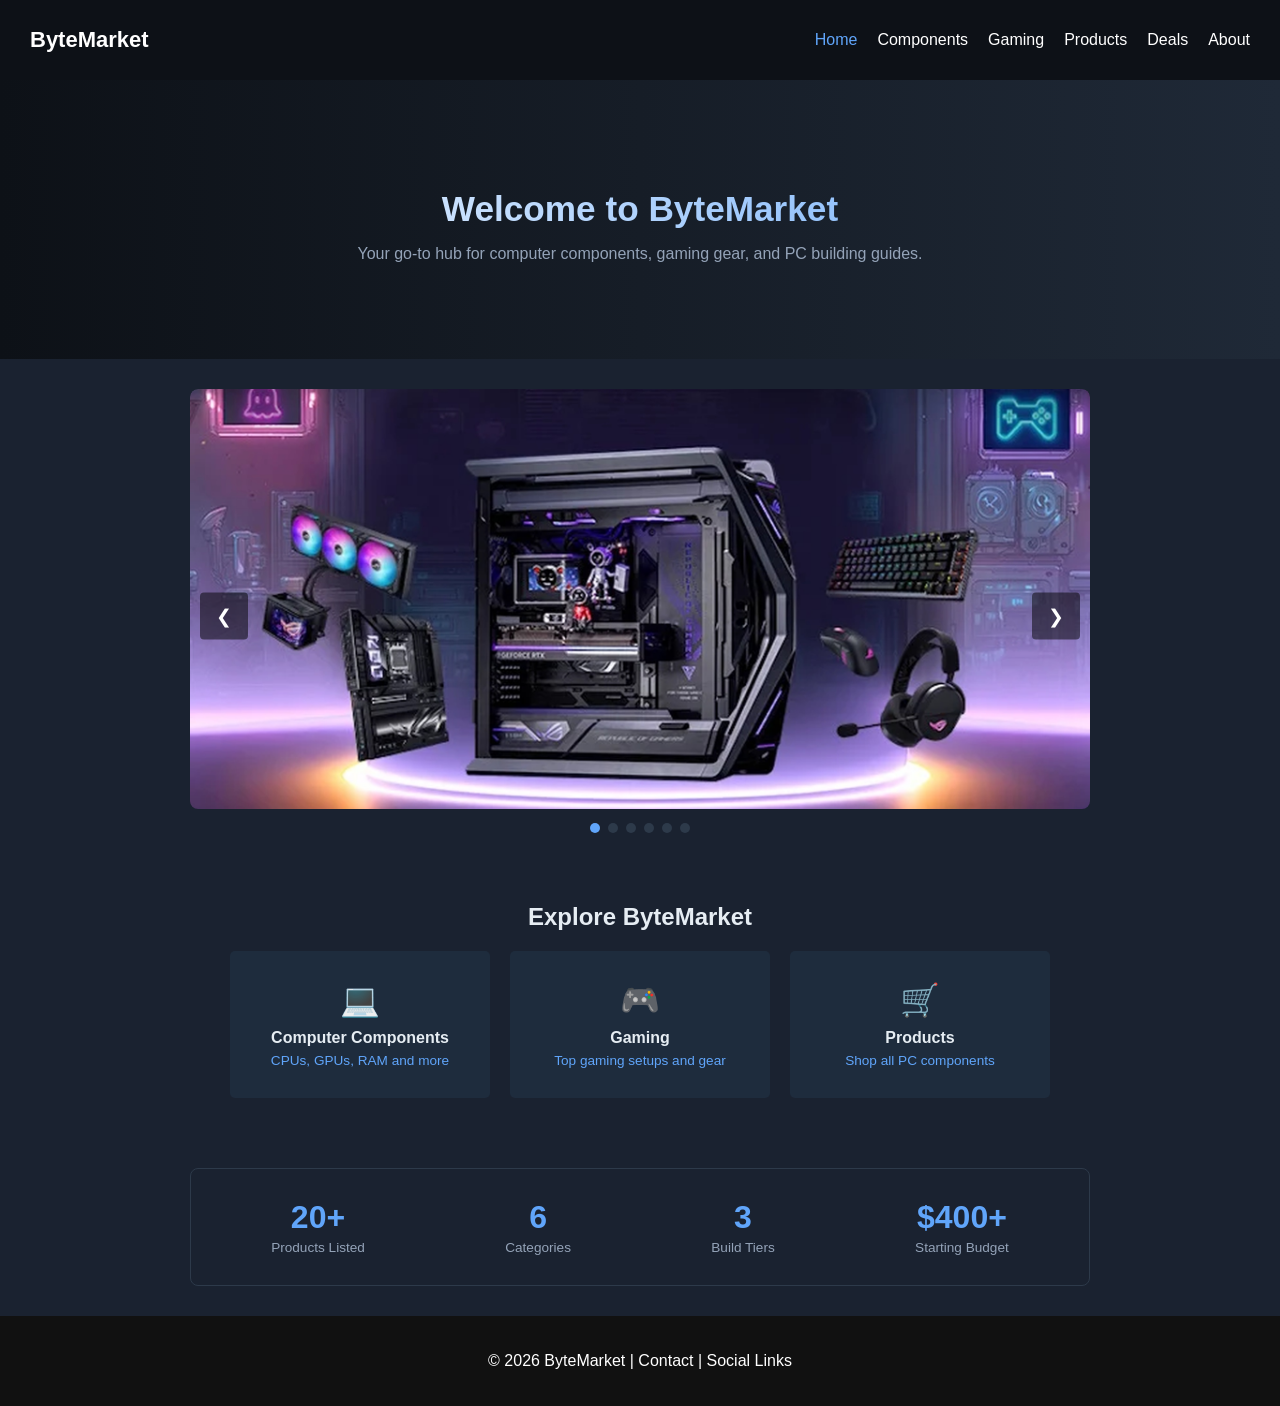
<file: index.html>
<!DOCTYPE html>
<html lang="en">
<head>
    <meta charset="UTF-8">
    <meta name="description" content="ByteMarket is your go-to hub for PC components, gaming gear, and build guides. Find the best parts for your budget.">
    <title>ByteMarket | Build Smarter. Game Better.</title>
    <link rel="stylesheet" href="project.css">
</head>

<body>

<header>
    <a href="index.html" class="logo">ByteMarket</a>
    <nav>
        <ul>
            <li><a href="index.html" aria-current="page">Home</a></li>
            <li><a href="components.html">Components</a></li>
            <li><a href="gaming.html">Gaming</a></li>
            <li><a href="products.html">Products</a></li>
            <li><a href="deals.html">Deals</a></li>
            <li><a href="about.html">About</a></li>
        </ul>
    </nav>
</header>

<section class="hero">
    <h1 class="hero-title">Welcome to ByteMarket</h1>
    <p class="hero-sub">Your go-to hub for computer components, gaming gear, and PC building guides.</p>
</section>

<!-- Image Slideshow -->
<section class="slideshow-section">
    <div class="slideshow" id="slideshow">
        <div class="slide active">
            <img src="images/SS1.jpg" alt="Gaming PC build with RGB components">
        </div>
        <div class="slide">
            <img src="images/SS2.jpg" alt="Neon lit PC internals">
        </div>
        <div class="slide">
            <img src="images/SS3.jpg" alt="NVIDIA RTX 3090 Ti graphics card">
        </div>
        <div class="slide">
            <img src="images/SS4.jpg" alt="ASUS ROG liquid cooler">
        </div>
        <div class="slide">
            <img src="images/SS5.jpg" alt="ASUS ROG power supply">
        </div>
        <div class="slide">
            <img src="images/SS6.jpg" alt="High end gaming setup">
        </div>

        <button class="slide-btn prev" onclick="changeSlide(-1); resetTimer()">&#10094;</button>
        <button class="slide-btn next" onclick="changeSlide(1); resetTimer()">&#10095;</button>

        <div class="slide-dots" id="slide-dots"></div>
    </div>
</section>

<!-- Explore cards -->
<section class="featured">
    <h2>Explore ByteMarket</h2>
    <div class="cards">
        <a href="components.html" class="card">
            <div class="card-icon">&#128187;</div>
            <div class="card-label">Computer Components</div>
            <div class="card-desc">CPUs, GPUs, RAM and more</div>
        </a>
        <a href="gaming.html" class="card">
            <div class="card-icon">&#127918;</div>
            <div class="card-label">Gaming</div>
            <div class="card-desc">Top gaming setups and gear</div>
        </a>
        <a href="products.html" class="card">
            <div class="card-icon">&#128722;</div>
            <div class="card-label">Products</div>
            <div class="card-desc">Shop all PC components</div>
        </a>
    </div>
</section>

<!-- Stats section -->
<section class="stats-section">
    <div class="stats-grid">
        <div class="stat-item">
            <div class="stat-number">20+</div>
            <div class="stat-label">Products Listed</div>
        </div>
        <div class="stat-item">
            <div class="stat-number">6</div>
            <div class="stat-label">Categories</div>
        </div>
        <div class="stat-item">
            <div class="stat-number">3</div>
            <div class="stat-label">Build Tiers</div>
        </div>
        <div class="stat-item">
            <div class="stat-number">$400+</div>
            <div class="stat-label">Starting Budget</div>
        </div>
    </div>
</section>

<footer>
    <p>&copy; 2026 ByteMarket | Contact | Social Links</p>
</footer>

<script>
    var current = 0;
    var slides = document.querySelectorAll('.slide');
    var dotsContainer = document.getElementById('slide-dots');

    // build dots
    slides.forEach(function(s, i) {
        var dot = document.createElement('span');
        dot.className = 'dot' + (i === 0 ? ' active-dot' : '');
        dot.onclick = function() { goToSlide(i); };
        dotsContainer.appendChild(dot);
    });

    function goToSlide(n) {
        slides[current].classList.remove('active');
        document.querySelectorAll('.dot')[current].classList.remove('active-dot');
        current = (n + slides.length) % slides.length;
        slides[current].classList.add('active');
        document.querySelectorAll('.dot')[current].classList.add('active-dot');
        resetTimer();
    }

    function changeSlide(dir) {
        goToSlide(current + dir);
    }

    // auto advance every 4 seconds
    var timer = setInterval(function() { changeSlide(1); }, 4000);

    function resetTimer() {
        clearInterval(timer);
        timer = setInterval(function() { changeSlide(1); }, 4000);
    }
</script>

</body>
</html>
</file>
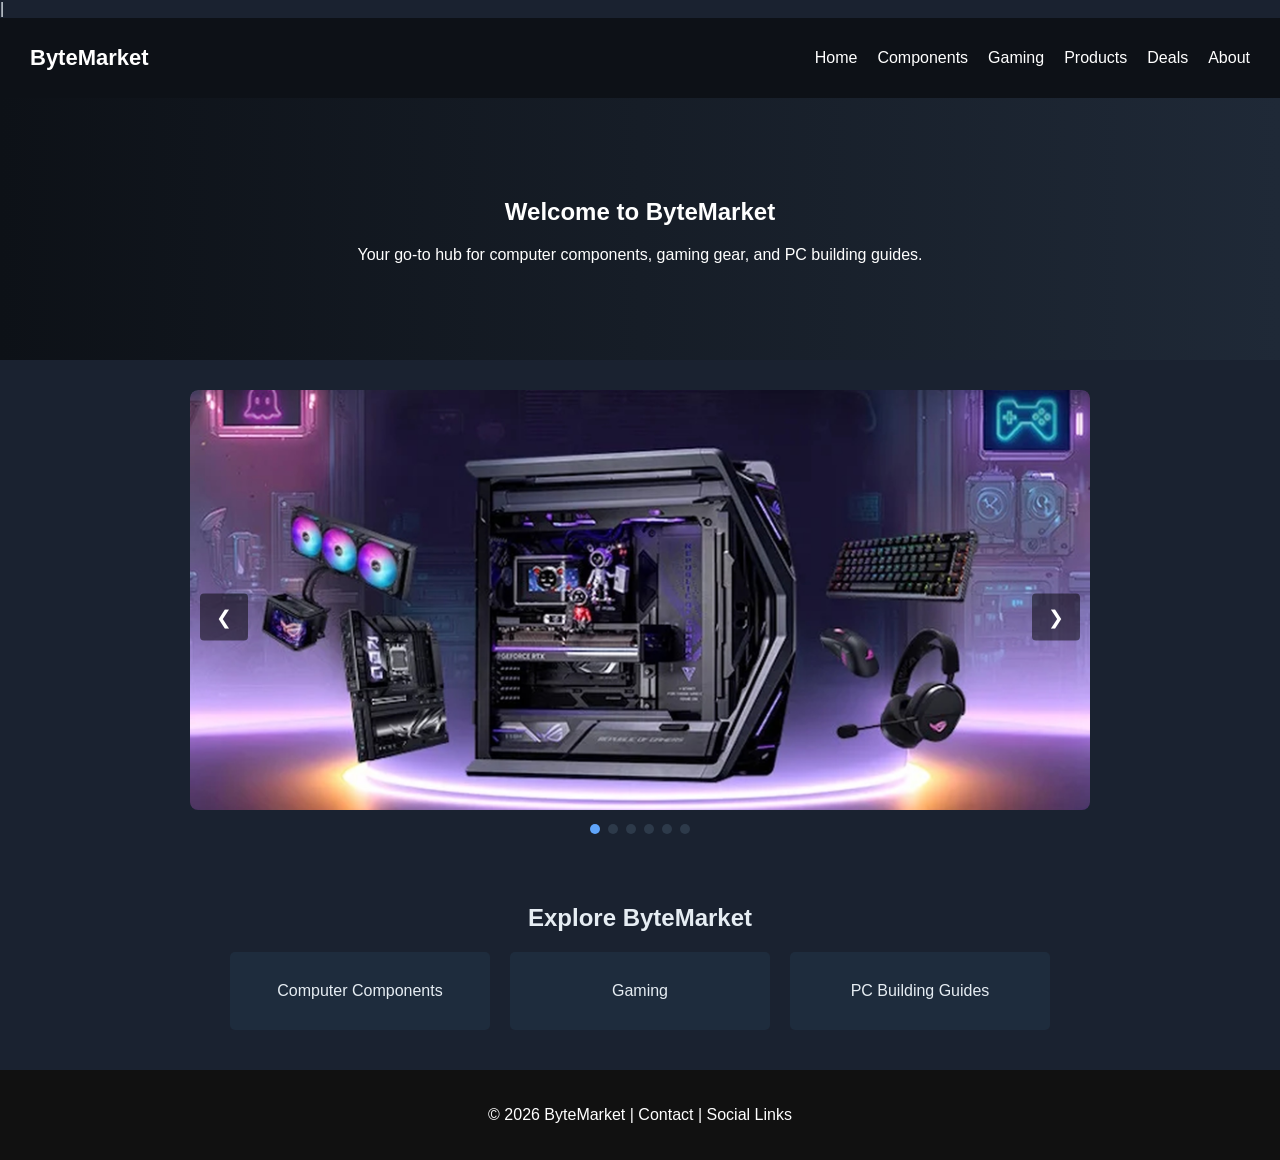
<file: project/index.html>
<!DOCTYPE html>
<html lang="en">
<head>
    <meta charset="UTF-8">|
    <meta name="description" content="ByteMarket is your go-to hub for PC components, gaming gear, and build guides. Find the best parts for your budget.">
    <title>ByteMarket | Build Smarter. Game Better.</title>
    <link rel="stylesheet" href="project.css">
</head>

<body>

<header>
    <a href="index.html" class="logo">ByteMarket</a>
    <nav>
        <ul>
            <li><a href="index.html">Home</a></li>
            <li><a href="components.html">Components</a></li>
            <li><a href="gaming.html">Gaming</a></li>
            <li><a href="products.html">Products</a></li>
            <li><a href="deals.html">Deals</a></li>
            <li><a href="about.html">About</a></li>
        </ul>
    </nav>
</header>

<section class="hero">
    <h1>Welcome to ByteMarket</h1>
    <p>Your go-to hub for computer components, gaming gear, and PC building guides.</p>
</section>

<!-- Image Slideshow -->
<section class="slideshow-section">
    <div class="slideshow" id="slideshow">
        <div class="slide active">
            <img src="images/SS1.jpg" alt="Gaming PC build with RGB components">
        </div>
        <div class="slide">
            <img src="images/SS2.jpg" alt="Neon lit PC internals">
        </div>
        <div class="slide">
            <img src="images/SS3.jpg" alt="NVIDIA RTX 3090 Ti graphics card">
        </div>
        <div class="slide">
            <img src="images/SS4.jpg" alt="ASUS ROG liquid cooler">
        </div>
        <div class="slide">
            <img src="images/SS5.jpg" alt="ASUS ROG power supply">
        </div>
        <div class="slide">
            <img src="images/SS6.jpg" alt="High end gaming setup">
        </div>

        <button class="slide-btn prev" onclick="changeSlide(-1); resetTimer()">&#10094;</button>
        <button class="slide-btn next" onclick="changeSlide(1); resetTimer()">&#10095;</button>

        <div class="slide-dots" id="slide-dots"></div>
    </div>
</section>

<section class="featured">
    <h2>Explore ByteMarket</h2>
    <div class="cards">
        <a href="components.html" class="card">Computer Components</a>
        <a href="gaming.html" class="card">Gaming</a>
        <a href="products.html" class="card">PC Building Guides</a>
    </div>
</section>

<footer>
    <p>&copy; 2026 ByteMarket | Contact | Social Links</p>
</footer>

<script>
    var current = 0;
    var slides = document.querySelectorAll('.slide');
    var dotsContainer = document.getElementById('slide-dots');

    // build dots
    slides.forEach(function(s, i) {
        var dot = document.createElement('span');
        dot.className = 'dot' + (i === 0 ? ' active-dot' : '');
        dot.onclick = function() { goToSlide(i); };
        dotsContainer.appendChild(dot);
    });

        function goToSlide(n) {
        slides[current].classList.remove('active');
        document.querySelectorAll('.dot')[current].classList.remove('active-dot');
        current = (n + slides.length) % slides.length;
        slides[current].classList.add('active');
        document.querySelectorAll('.dot')[current].classList.add('active-dot');
        resetTimer();
}

    function changeSlide(dir) {
        goToSlide(current + dir);
    }

    // auto advance every 4 seconds
var timer = setInterval(function() { changeSlide(1); }, 4000);

function resetTimer() {
    clearInterval(timer);
    timer = setInterval(function() { changeSlide(1); }, 4000);
}
</script>

</body>
</html>
</file>
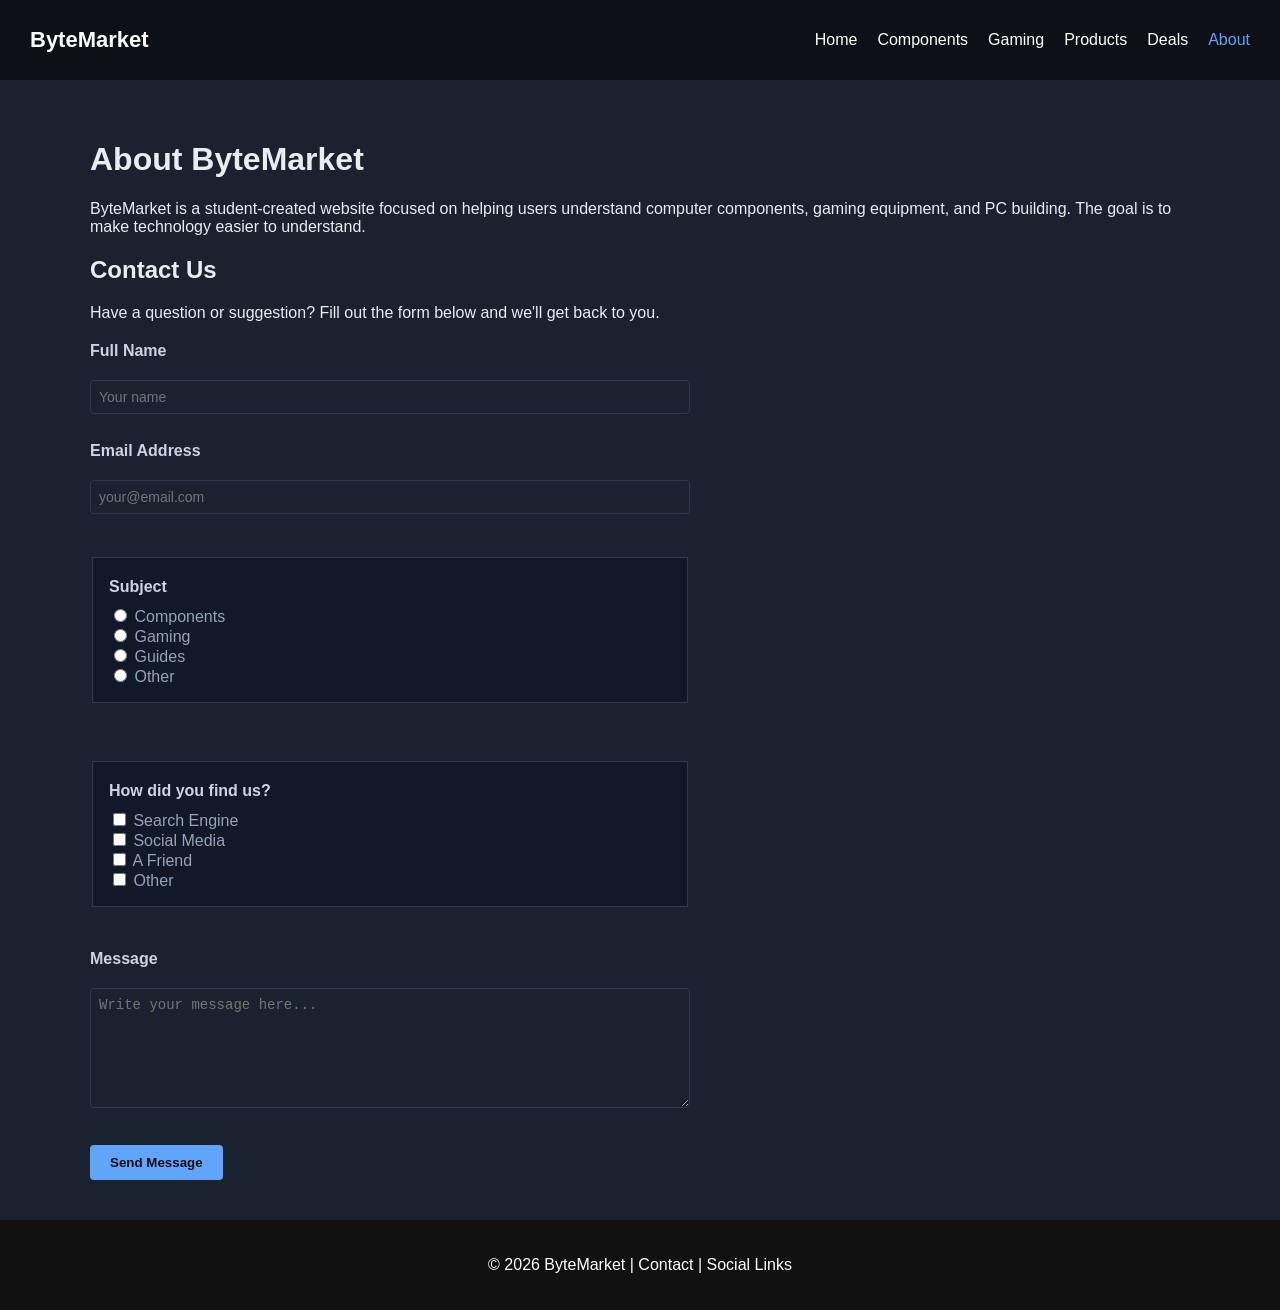
<file: about.html>
<!DOCTYPE html>
<html lang="en">
<head>
    <meta charset="UTF-8">
    <meta name="description" content="Learn about ByteMarket and get in touch with us. Fill out our contact form with questions, suggestions, or feedback.">
    <title>ByteMarket | About</title>
    <link rel="stylesheet" href="project.css">
</head>

<body>

<header>
    <a href="index.html" class="logo">ByteMarket</a>
    <nav>
        <ul>
            <li><a href="index.html">Home</a></li>
            <li><a href="components.html">Components</a></li>
            <li><a href="gaming.html">Gaming</a></li>
            <li><a href="products.html">Products</a></li>
            <li><a href="deals.html">Deals</a></li>
            <li><a href="about.html" aria-current="page">About</a></li>
        </ul>
    </nav>
</header>

<main class="page">
    <h1>About ByteMarket</h1>
    <p>ByteMarket is a student-created website focused on helping users
        understand computer components, gaming equipment, and PC building.
        The goal is to make technology easier to understand.</p>

    <!-- contact form section -->
    <section>
        <h2>Contact Us</h2>
        <p>Have a question or suggestion? Fill out the form below and we'll get back to you.</p>

        <form class="contact-form" method="post" action="https://webdevbasics.net/scripts/demo.php">

            <label for="full-name">Full Name</label><br>
            <input type="text" id="full-name" name="full_name" placeholder="Your name" required><br><br>

            <label for="email">Email Address</label><br>
            <input type="email" id="email" name="email" placeholder="your@email.com" required><br><br>

            <!-- subject choices -->
            <fieldset>
                <legend style="display:none">Subject</legend>
                <p class="fieldset-title">Subject</p>
                <label><input type="radio" name="subject" value="components" required> Components</label><br>
                <label><input type="radio" name="subject" value="gaming"> Gaming</label><br>
                <label><input type="radio" name="subject" value="guides"> Guides</label><br>
                <label><input type="radio" name="subject" value="other"> Other</label>
            </fieldset><br>

            <fieldset>
                <legend style="display:none">How did you find us?</legend>
                <p class="fieldset-title">How did you find us?</p>
                <label><input type="checkbox" name="source" value="search"> Search Engine</label><br>
                <label><input type="checkbox" name="source" value="social"> Social Media</label><br>
                <label><input type="checkbox" name="source" value="friend"> A Friend</label><br>
                <label><input type="checkbox" name="source" value="other"> Other</label>
            </fieldset><br>

            <label for="message">Message</label><br>
            <textarea id="message" name="message" rows="5" placeholder="Write your message here..." required></textarea><br><br>

            <button type="submit" class="btn-submit">Send Message</button>

        </form>
    </section>
</main>

<footer>
    <p>&copy; 2026 ByteMarket | Contact | Social Links</p>
</footer>

</body>
</html>
</file>
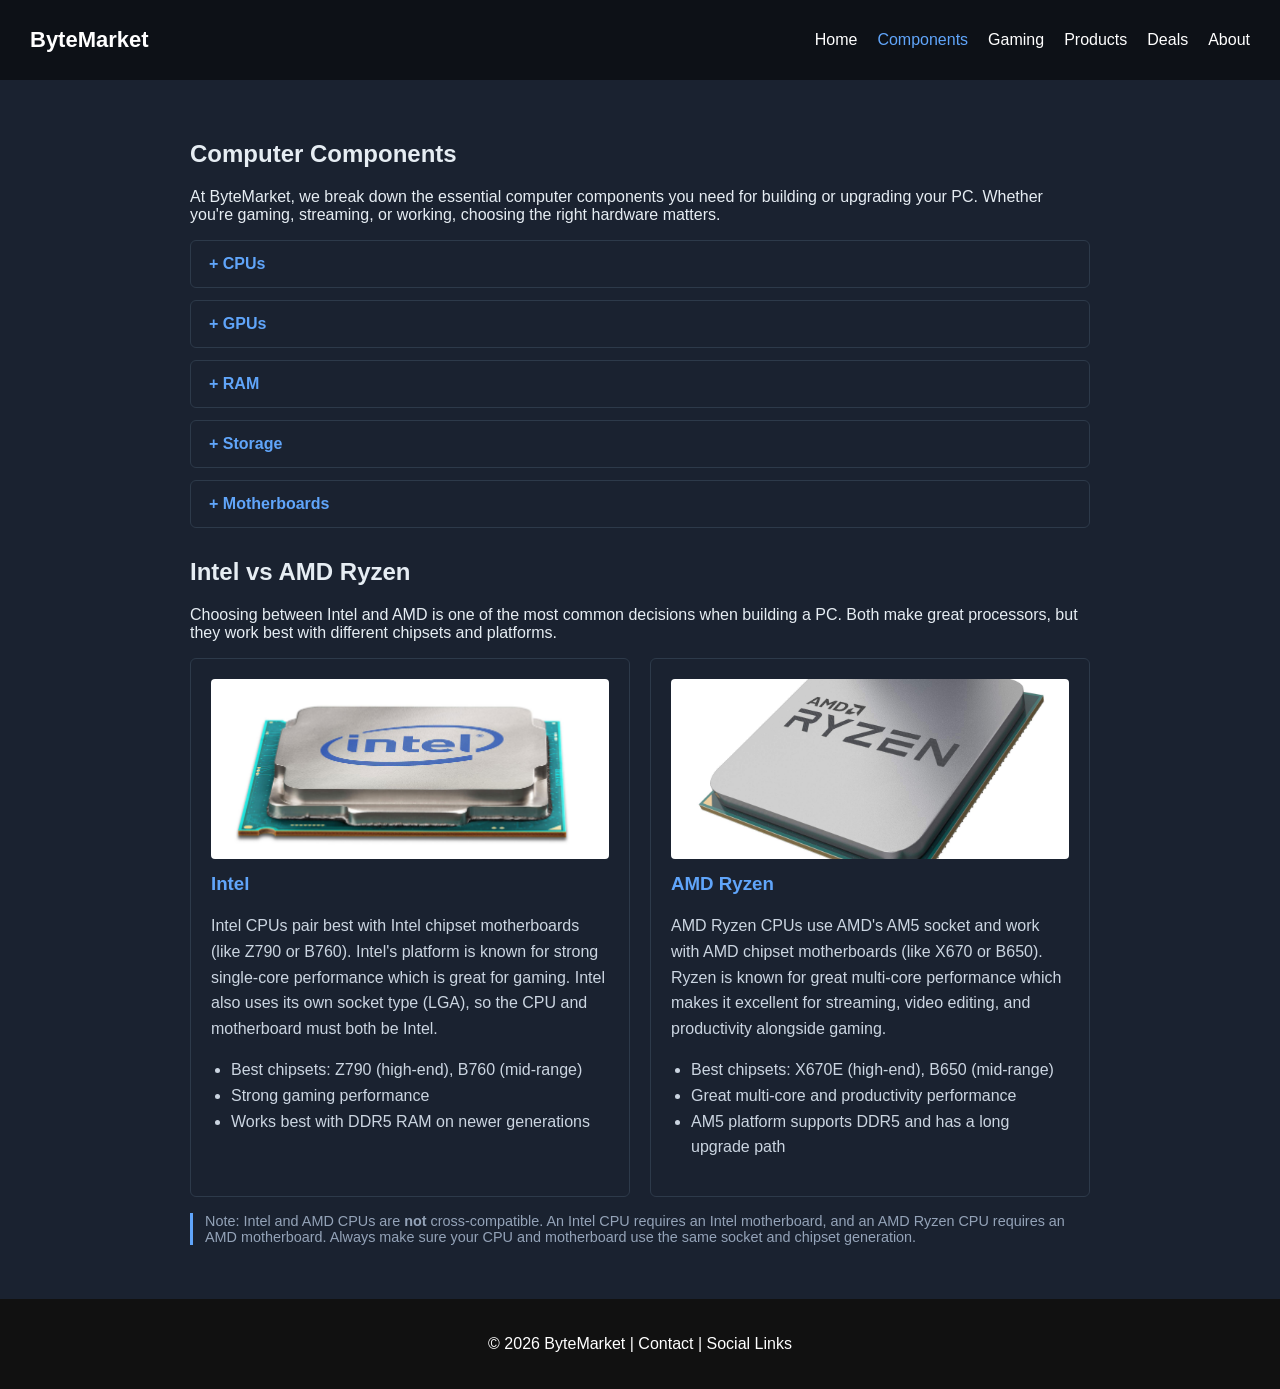
<file: components.html>
<!DOCTYPE html>
<html lang="en">
<head>
    <meta charset="UTF-8">
    <meta name="description" content="Learn about PC components including CPUs, GPUs, RAM, storage, and motherboards. Compare Intel vs AMD and find the right parts for your build.">
    <title>ByteMarket | Computer Components</title>
    <link rel="stylesheet" href="project.css">
</head>

<body>

<header>
    <a href="index.html" class="logo">ByteMarket</a>
    <nav>
        <ul>
            <li><a href="index.html">Home</a></li>
            <li><a href="components.html" aria-current="page">Components</a></li>
            <li><a href="gaming.html">Gaming</a></li>
            <li><a href="products.html">Products</a></li>
            <li><a href="deals.html">Deals</a></li>
            <li><a href="about.html">About</a></li>
        </ul>
    </nav>
</header>

<main class="content-layout">
    <section class="main-content">
        <h1>Computer Components</h1>
        <p>
            At ByteMarket, we break down the essential computer components you need
            for building or upgrading your PC. Whether you're gaming, streaming,
            or working, choosing the right hardware matters.
        </p>

        <!-- details/summary widgets for each component -->
        <details class="component-details">
            <summary>CPUs</summary>
            <p>The CPU (Central Processing Unit) is the brain of your computer. It handles all the instructions
            from your software and tells other parts what to do. A faster CPU means better overall performance
            especially for multitasking, gaming, and streaming at the same time.</p>
            <ul>
                <li>Clock speed measured in GHz — higher is generally faster</li>
                <li>More cores help with multitasking and heavy workloads</li>
                <li>Two main brands: Intel and AMD (Ryzen)</li>
            </ul>
        </details>

        <details class="component-details">
            <summary>GPUs</summary>
            <p>The GPU (Graphics Processing Unit) handles all the visual output on your screen. It's the most
            important part for gaming, video editing, and 3D rendering. A stronger GPU means higher frame rates
            and better visual quality.</p>
            <ul>
                <li>VRAM (video memory) determines how much graphical data it can handle</li>
                <li>Two main brands: NVIDIA and AMD</li>
                <li>Match your GPU to your monitor resolution for best performance</li>
            </ul>
        </details>

        <details class="component-details">
            <summary>RAM</summary>
            <p>RAM (Random Access Memory) is your computer's short-term memory. It stores data that your CPU
            is actively using so it can be accessed quickly. More RAM means your system can handle more tasks
            at once without slowing down.</p>
            <ul>
                <li>16GB is the sweet spot for most gaming and everyday use</li>
                <li>32GB recommended for content creation and heavy multitasking</li>
                <li>DDR5 is the latest standard — faster and more efficient than DDR4</li>
            </ul>
        </details>

        <details class="component-details">
            <summary>Storage</summary>
            <p>Storage is where all your files, games, and the operating system live. SSDs are much faster than
            old hard drives and make a big difference in how quickly your PC boots and loads games.</p>
            <ul>
                <li>NVMe SSDs are the fastest option available</li>
                <li>500GB is a minimum — 1TB recommended for gaming</li>
                <li>Consider a secondary drive for extra storage space</li>
            </ul>
        </details>

        <details class="component-details">
            <summary>Motherboards</summary>
            <p>The motherboard connects all your components together. It determines what CPUs, RAM, and storage
            you can use, so it's important to choose one that's compatible with the rest of your build.</p>
            <ul>
                <li>Make sure the socket matches your CPU brand and generation</li>
                <li>Check how many RAM slots and M.2 slots it has</li>
                <li>ATX is the standard size — Micro-ATX and Mini-ITX are smaller options</li>
            </ul>
        </details>

        <!-- Intel vs Ryzen section -->
        <h2 class="section-heading">Intel vs AMD Ryzen</h2>
        <p>Choosing between Intel and AMD is one of the most common decisions when building a PC.
        Both make great processors, but they work best with different chipsets and platforms.</p>

        <div class="brand-compare">

            <div class="brand-card">
                <img src="images/intel.jpg" alt="Intel processor" class="brand-img">
                <h3>Intel</h3>
                <p>Intel CPUs pair best with Intel chipset motherboards (like Z790 or B760).
                Intel's platform is known for strong single-core performance which is great for gaming.
                Intel also uses its own socket type (LGA), so the CPU and motherboard must both be Intel.</p>
                <ul>
                    <li>Best chipsets: Z790 (high-end), B760 (mid-range)</li>
                    <li>Strong gaming performance</li>
                    <li>Works best with DDR5 RAM on newer generations</li>
                </ul>
            </div>

            <div class="brand-card">
                <img src="images/ryzen.jpg" alt="AMD Ryzen processor" class="brand-img">
                <h3>AMD Ryzen</h3>
                <p>AMD Ryzen CPUs use AMD's AM5 socket and work with AMD chipset motherboards (like X670 or B650).
                Ryzen is known for great multi-core performance which makes it excellent for streaming,
                video editing, and productivity alongside gaming.</p>
                <ul>
                    <li>Best chipsets: X670E (high-end), B650 (mid-range)</li>
                    <li>Great multi-core and productivity performance</li>
                    <li>AM5 platform supports DDR5 and has a long upgrade path</li>
                </ul>
            </div>

        </div>

        <p class="brand-note">Note: Intel and AMD CPUs are <strong>not</strong> cross-compatible.
        An Intel CPU requires an Intel motherboard, and an AMD Ryzen CPU requires an AMD motherboard.
        Always make sure your CPU and motherboard use the same socket and chipset generation.</p>

    </section>

</main>

<footer>
    <p>&copy; 2026 ByteMarket | Contact | Social Links</p>
</footer>

</body>
</html>
</file>
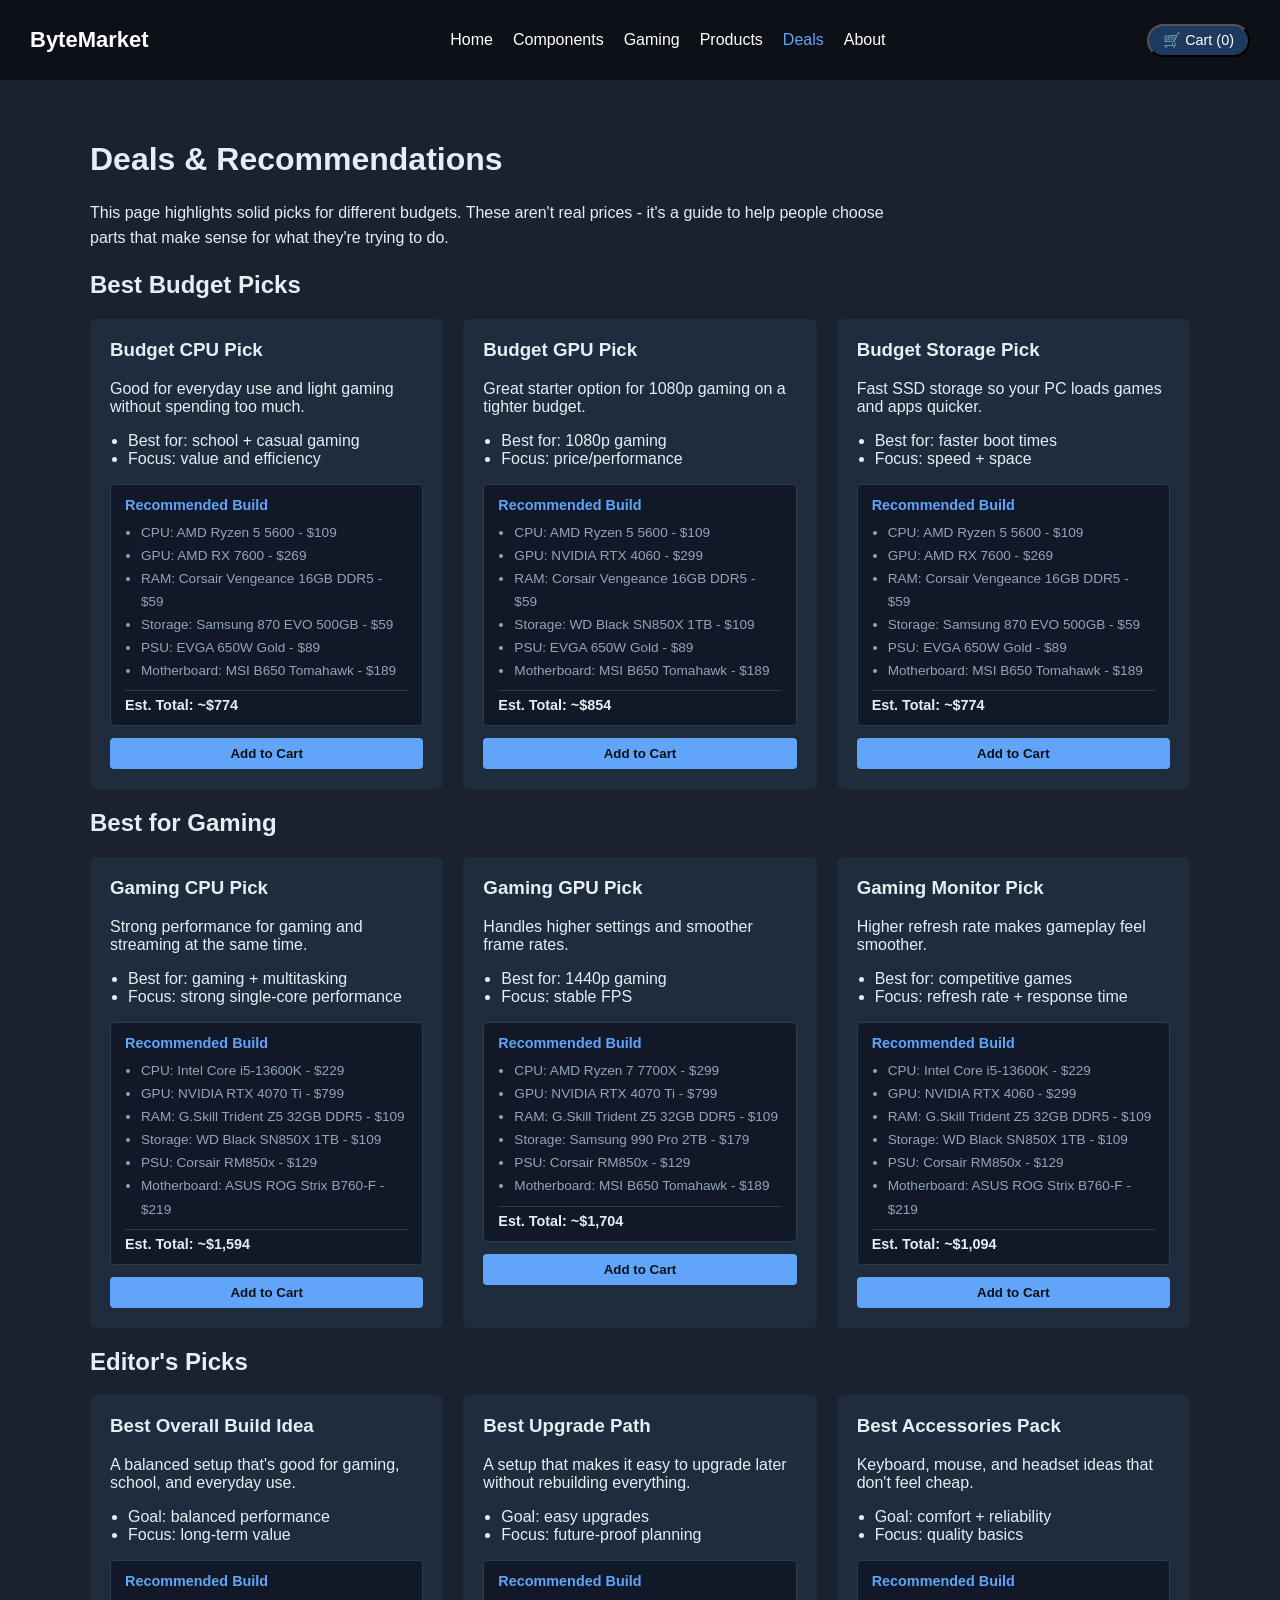
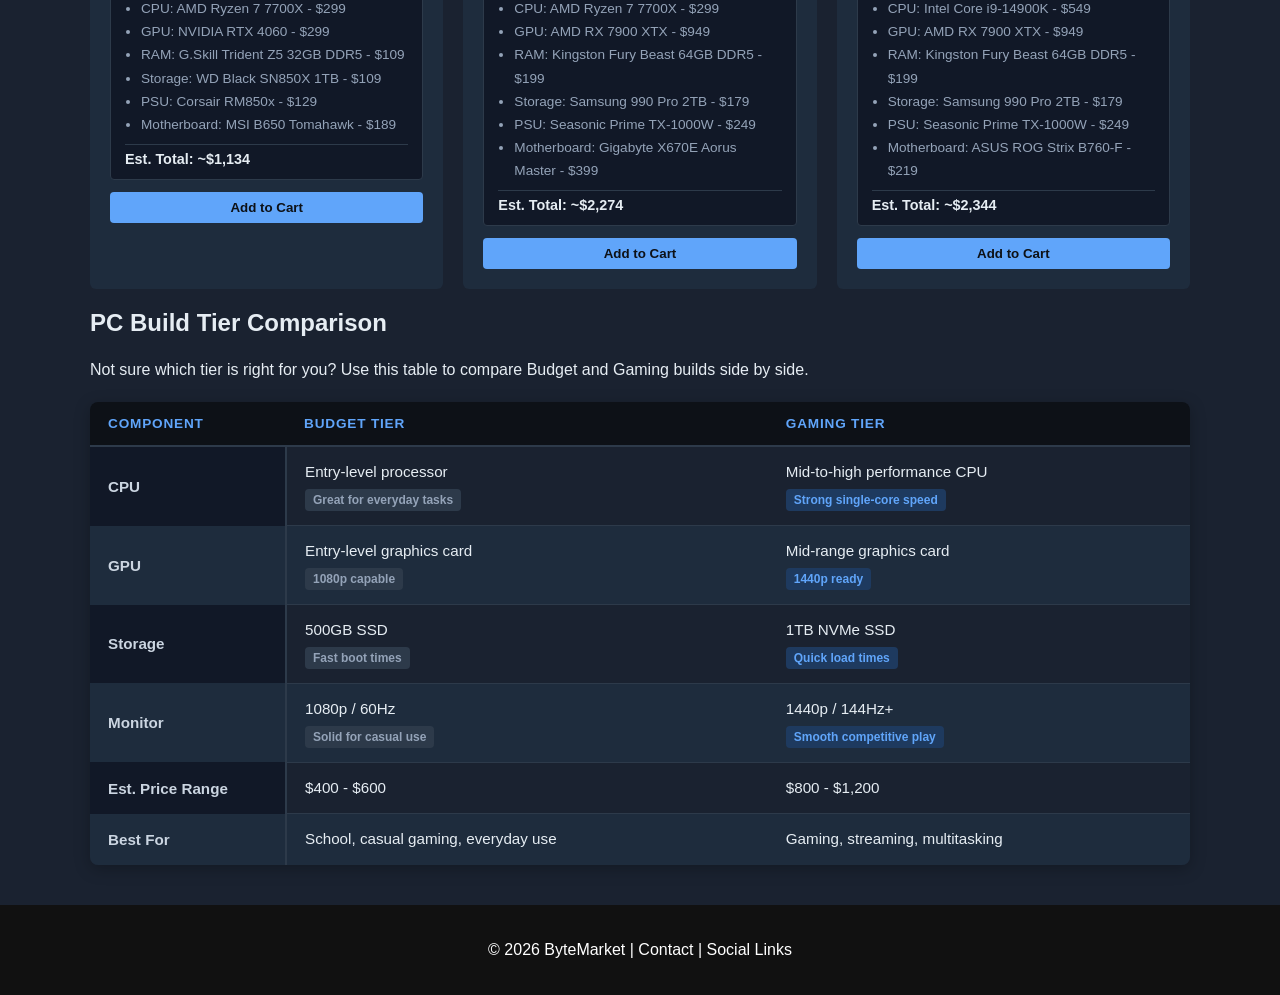
<file: deals.html>
<!DOCTYPE html>
<html lang="en">
<head>
    <meta charset="UTF-8">
    <meta name="description" content="Find the best PC component deals at ByteMarket. Compare budget and gaming tier builds side by side with our tier comparison table.">
    <title>ByteMarket | Deals</title>
    <link rel="stylesheet" href="project.css">
</head>

<body>

<header>
    <a href="index.html" class="logo">ByteMarket</a>
    <nav>
        <ul>
            <li><a href="index.html">Home</a></li>
            <li><a href="components.html">Components</a></li>
            <li><a href="gaming.html">Gaming</a></li>
            <li><a href="products.html">Products</a></li>
            <li><a href="deals.html" aria-current="page">Deals</a></li>
            <li><a href="about.html">About</a></li>
        </ul>
    </nav>
    <button class="snipcart-checkout cart-icon">&#128722; Cart (<span class="snipcart-items-count">0</span>)</button>
</header>

<main class="page">
    <h1>Deals & Recommendations</h1>
    <p class="lead">
        This page highlights solid picks for different budgets. These aren't real prices - it's a guide to help
        people choose parts that make sense for what they're trying to do.
    </p>

    <section aria-labelledby="budget-picks">
        <h2 id="budget-picks">Best Budget Picks</h2>

        <div class="grid">
            <article class="deal-card">
                <h3>Budget CPU Pick</h3>
                <p>Good for everyday use and light gaming without spending too much.</p>
                <ul>
                    <li>Best for: school + casual gaming</li>
                    <li>Focus: value and efficiency</li>
                </ul>
                <div class="recommended-build">
                    <p class="rec-title">Recommended Build</p>
                    <ul>
                        <li>CPU: AMD Ryzen 5 5600 - $109</li>
                        <li>GPU: AMD RX 7600 - $269</li>
                        <li>RAM: Corsair Vengeance 16GB DDR5 - $59</li>
                        <li>Storage: Samsung 870 EVO 500GB - $59</li>
                        <li>PSU: EVGA 650W Gold - $89</li>
                        <li>Motherboard: MSI B650 Tomahawk - $189</li>
                    </ul>
                    <p class="rec-total">Est. Total: ~$774</p>
                </div>
                <button class="snipcart-add-item add-to-cart"
                    data-item-id="budget-cpu-build"
                    data-item-name="Budget CPU Build"
                    data-item-price="774"
                    data-item-url="/deals.html">
                    Add to Cart
                </button>
            </article>

            <article class="deal-card">
                <h3>Budget GPU Pick</h3>
                <p>Great starter option for 1080p gaming on a tighter budget.</p>
                <ul>
                    <li>Best for: 1080p gaming</li>
                    <li>Focus: price/performance</li>
                </ul>
                <div class="recommended-build">
                    <p class="rec-title">Recommended Build</p>
                    <ul>
                        <li>CPU: AMD Ryzen 5 5600 - $109</li>
                        <li>GPU: NVIDIA RTX 4060 - $299</li>
                        <li>RAM: Corsair Vengeance 16GB DDR5 - $59</li>
                        <li>Storage: WD Black SN850X 1TB - $109</li>
                        <li>PSU: EVGA 650W Gold - $89</li>
                        <li>Motherboard: MSI B650 Tomahawk - $189</li>
                    </ul>
                    <p class="rec-total">Est. Total: ~$854</p>
                </div>
                <button class="snipcart-add-item add-to-cart"
                    data-item-id="budget-gpu-build"
                    data-item-name="Budget GPU Build"
                    data-item-price="854"
                    data-item-url="/deals.html">
                    Add to Cart
                </button>
            </article>

            <article class="deal-card">
                <h3>Budget Storage Pick</h3>
                <p>Fast SSD storage so your PC loads games and apps quicker.</p>
                <ul>
                    <li>Best for: faster boot times</li>
                    <li>Focus: speed + space</li>
                </ul>
                <div class="recommended-build">
                    <p class="rec-title">Recommended Build</p>
                    <ul>
                        <li>CPU: AMD Ryzen 5 5600 - $109</li>
                        <li>GPU: AMD RX 7600 - $269</li>
                        <li>RAM: Corsair Vengeance 16GB DDR5 - $59</li>
                        <li>Storage: Samsung 870 EVO 500GB - $59</li>
                        <li>PSU: EVGA 650W Gold - $89</li>
                        <li>Motherboard: MSI B650 Tomahawk - $189</li>
                    </ul>
                    <p class="rec-total">Est. Total: ~$774</p>
                </div>
                <button class="snipcart-add-item add-to-cart"
                    data-item-id="budget-storage-build"
                    data-item-name="Budget Storage Build"
                    data-item-price="774"
                    data-item-url="/deals.html">
                    Add to Cart
                </button>
            </article>
        </div>
    </section>

    <section aria-labelledby="gaming-picks">
        <h2 id="gaming-picks">Best for Gaming</h2>

        <div class="grid">
            <article class="deal-card">
                <h3>Gaming CPU Pick</h3>
                <p>Strong performance for gaming and streaming at the same time.</p>
                <ul>
                    <li>Best for: gaming + multitasking</li>
                    <li>Focus: strong single-core performance</li>
                </ul>
                <div class="recommended-build">
                    <p class="rec-title">Recommended Build</p>
                    <ul>
                        <li>CPU: Intel Core i5-13600K - $229</li>
                        <li>GPU: NVIDIA RTX 4070 Ti - $799</li>
                        <li>RAM: G.Skill Trident Z5 32GB DDR5 - $109</li>
                        <li>Storage: WD Black SN850X 1TB - $109</li>
                        <li>PSU: Corsair RM850x - $129</li>
                        <li>Motherboard: ASUS ROG Strix B760-F - $219</li>
                    </ul>
                    <p class="rec-total">Est. Total: ~$1,594</p>
                </div>
                <button class="snipcart-add-item add-to-cart"
                    data-item-id="gaming-cpu-build"
                    data-item-name="Gaming CPU Build"
                    data-item-price="1594"
                    data-item-url="/deals.html">
                    Add to Cart
                </button>
            </article>

            <article class="deal-card">
                <h3>Gaming GPU Pick</h3>
                <p>Handles higher settings and smoother frame rates.</p>
                <ul>
                    <li>Best for: 1440p gaming</li>
                    <li>Focus: stable FPS</li>
                </ul>
                <div class="recommended-build">
                    <p class="rec-title">Recommended Build</p>
                    <ul>
                        <li>CPU: AMD Ryzen 7 7700X - $299</li>
                        <li>GPU: NVIDIA RTX 4070 Ti - $799</li>
                        <li>RAM: G.Skill Trident Z5 32GB DDR5 - $109</li>
                        <li>Storage: Samsung 990 Pro 2TB - $179</li>
                        <li>PSU: Corsair RM850x - $129</li>
                        <li>Motherboard: MSI B650 Tomahawk - $189</li>
                    </ul>
                    <p class="rec-total">Est. Total: ~$1,704</p>
                </div>
                <button class="snipcart-add-item add-to-cart"
                    data-item-id="gaming-gpu-build"
                    data-item-name="Gaming GPU Build"
                    data-item-price="1704"
                    data-item-url="/deals.html">
                    Add to Cart
                </button>
            </article>

            <article class="deal-card">
                <h3>Gaming Monitor Pick</h3>
                <p>Higher refresh rate makes gameplay feel smoother.</p>
                <ul>
                    <li>Best for: competitive games</li>
                    <li>Focus: refresh rate + response time</li>
                </ul>
                <div class="recommended-build">
                    <p class="rec-title">Recommended Build</p>
                    <ul>
                        <li>CPU: Intel Core i5-13600K - $229</li>
                        <li>GPU: NVIDIA RTX 4060 - $299</li>
                        <li>RAM: G.Skill Trident Z5 32GB DDR5 - $109</li>
                        <li>Storage: WD Black SN850X 1TB - $109</li>
                        <li>PSU: Corsair RM850x - $129</li>
                        <li>Motherboard: ASUS ROG Strix B760-F - $219</li>
                    </ul>
                    <p class="rec-total">Est. Total: ~$1,094</p>
                </div>
                <button class="snipcart-add-item add-to-cart"
                    data-item-id="gaming-monitor-build"
                    data-item-name="Gaming Monitor Build"
                    data-item-price="1094"
                    data-item-url="/deals.html">
                    Add to Cart
                </button>
            </article>
        </div>
    </section>

    <section aria-labelledby="editors-picks">
        <h2 id="editors-picks">Editor's Picks</h2>

        <div class="grid">
            <article class="deal-card">
                <h3>Best Overall Build Idea</h3>
                <p>A balanced setup that's good for gaming, school, and everyday use.</p>
                <ul>
                    <li>Goal: balanced performance</li>
                    <li>Focus: long-term value</li>
                </ul>
                <div class="recommended-build">
                    <p class="rec-title">Recommended Build</p>
                    <ul>
                        <li>CPU: AMD Ryzen 7 7700X - $299</li>
                        <li>GPU: NVIDIA RTX 4060 - $299</li>
                        <li>RAM: G.Skill Trident Z5 32GB DDR5 - $109</li>
                        <li>Storage: WD Black SN850X 1TB - $109</li>
                        <li>PSU: Corsair RM850x - $129</li>
                        <li>Motherboard: MSI B650 Tomahawk - $189</li>
                    </ul>
                    <p class="rec-total">Est. Total: ~$1,134</p>
                </div>
                <button class="snipcart-add-item add-to-cart"
                    data-item-id="best-overall-build"
                    data-item-name="Best Overall Build"
                    data-item-price="1134"
                    data-item-url="/deals.html">
                    Add to Cart
                </button>
            </article>

            <article class="deal-card">
                <h3>Best Upgrade Path</h3>
                <p>A setup that makes it easy to upgrade later without rebuilding everything.</p>
                <ul>
                    <li>Goal: easy upgrades</li>
                    <li>Focus: future-proof planning</li>
                </ul>
                <div class="recommended-build">
                    <p class="rec-title">Recommended Build</p>
                    <ul>
                        <li>CPU: AMD Ryzen 7 7700X - $299</li>
                        <li>GPU: AMD RX 7900 XTX - $949</li>
                        <li>RAM: Kingston Fury Beast 64GB DDR5 - $199</li>
                        <li>Storage: Samsung 990 Pro 2TB - $179</li>
                        <li>PSU: Seasonic Prime TX-1000W - $249</li>
                        <li>Motherboard: Gigabyte X670E Aorus Master - $399</li>
                    </ul>
                    <p class="rec-total">Est. Total: ~$2,274</p>
                </div>
                <button class="snipcart-add-item add-to-cart"
                    data-item-id="best-upgrade-build"
                    data-item-name="Best Upgrade Path Build"
                    data-item-price="2274"
                    data-item-url="/deals.html">
                    Add to Cart
                </button>
            </article>

            <article class="deal-card">
                <h3>Best Accessories Pack</h3>
                <p>Keyboard, mouse, and headset ideas that don't feel cheap.</p>
                <ul>
                    <li>Goal: comfort + reliability</li>
                    <li>Focus: quality basics</li>
                </ul>
                <div class="recommended-build">
                    <p class="rec-title">Recommended Build</p>
                    <ul>
                        <li>CPU: Intel Core i9-14900K - $549</li>
                        <li>GPU: AMD RX 7900 XTX - $949</li>
                        <li>RAM: Kingston Fury Beast 64GB DDR5 - $199</li>
                        <li>Storage: Samsung 990 Pro 2TB - $179</li>
                        <li>PSU: Seasonic Prime TX-1000W - $249</li>
                        <li>Motherboard: ASUS ROG Strix B760-F - $219</li>
                    </ul>
                    <p class="rec-total">Est. Total: ~$2,344</p>
                </div>
                <button class="snipcart-add-item add-to-cart"
                    data-item-id="best-accessories-build"
                    data-item-name="Best Accessories Build"
                    data-item-price="2344"
                    data-item-url="/deals.html">
                    Add to Cart
                </button>
            </article>
        </div>
    </section>

    <!-- PC Build Comparison Table -->
    <section aria-labelledby="comparison-table-heading">
        <h2 id="comparison-table-heading">PC Build Tier Comparison</h2>
        <p class="lead">Not sure which tier is right for you? Use this table to compare Budget and Gaming builds side by side.</p>

        <div class="table-wrapper" role="region" aria-label="PC Build Tier Comparison" tabindex="0">
            <table class="comparison-table" aria-describedby="table-summary">
                <caption id="table-summary" class="visually-hidden">
                    Comparison of Budget and Gaming PC build tiers across CPU, GPU, storage, monitor, price range, and best use case.
                </caption>
                <thead>
                    <tr>
                        <th scope="col">Component</th>
                        <th scope="col">Budget Tier</th>
                        <th scope="col">Gaming Tier</th>
                    </tr>
                </thead>
                <tbody>
                    <tr>
                        <th scope="row">CPU</th>
                        <td>Entry-level processor<br><span class="tag">Great for everyday tasks</span></td>
                        <td>Mid-to-high performance CPU<br><span class="tag tag--blue">Strong single-core speed</span></td>
                    </tr>
                    <tr>
                        <th scope="row">GPU</th>
                        <td>Entry-level graphics card<br><span class="tag">1080p capable</span></td>
                        <td>Mid-range graphics card<br><span class="tag tag--blue">1440p ready</span></td>
                    </tr>
                    <tr>
                        <th scope="row">Storage</th>
                        <td>500GB SSD<br><span class="tag">Fast boot times</span></td>
                        <td>1TB NVMe SSD<br><span class="tag tag--blue">Quick load times</span></td>
                    </tr>
                    <tr>
                        <th scope="row">Monitor</th>
                        <td>1080p / 60Hz<br><span class="tag">Solid for casual use</span></td>
                        <td>1440p / 144Hz+<br><span class="tag tag--blue">Smooth competitive play</span></td>
                    </tr>
                    <tr>
                        <th scope="row">Est. Price Range</th>
                        <td>$400 - $600</td>
                        <td>$800 - $1,200</td>
                    </tr>
                    <tr>
                        <th scope="row">Best For</th>
                        <td>School, casual gaming, everyday use</td>
                        <td>Gaming, streaming, multitasking</td>
                    </tr>
                </tbody>
            </table>
        </div>
    </section>
</main>

<footer>
    <p>&copy; 2026 ByteMarket | Contact | Social Links</p>
</footer>

<!-- Snipcart -->
<script>
    window.SnipcartSettings = {
        publicApiKey: 'MTc1NzRkOTktOWM5MS00Njk1LWJkMzUtODgyZmQ2NTE4MjkwNjM5MTI1MjgwNTcxODk3ODYz',
        loadStrategy: 'on-user-interaction',
    };

    (()=>{var c,d;(d=(c=window.SnipcartSettings).version)!=null||(c.version="3.0");var s,S;(S=(s=window.SnipcartSettings).timeoutDuration)!=null||(s.timeoutDuration=2750);var l,p;(p=(l=window.SnipcartSettings).domain)!=null||(l.domain="cdn.snipcart.com");var w,u;(u=(w=window.SnipcartSettings).protocol)!=null||(w.protocol="https");var f=window.SnipcartSettings.version.includes("v3.0.0-ci")||window.SnipcartSettings.version!="3.0"&&window.SnipcartSettings.version.localeCompare("3.4.0",void 0,{numeric:!0,sensitivity:"base"})===-1,m=["focus","mouseover","touchmove","scroll","keydown"];window.LoadSnipcart=o;document.readyState==="loading"?document.addEventListener("DOMContentLoaded",r):r();function r(){window.SnipcartSettings.loadStrategy?window.SnipcartSettings.loadStrategy==="on-user-interaction"&&(m.forEach(t=>document.addEventListener(t,o)),setTimeout(o,window.SnipcartSettings.timeoutDuration)):o()}var a=!1;function o(){if(a)return;a=!0;let t=document.getElementsByTagName("head")[0],e=document.querySelector("#snipcart"),i=document.querySelector(`src[src^="${window.SnipcartSettings.protocol}://${window.SnipcartSettings.domain}"][src$="snipcart.js"]`),n=document.querySelector(`link[href^="${window.SnipcartSettings.protocol}://${window.SnipcartSettings.domain}"][href$="snipcart.css"]`);e||(e=document.createElement("div"),e.id="snipcart",e.setAttribute("hidden","true"),document.body.appendChild(e)),v(e),i||(i=document.createElement("script"),i.src=`${window.SnipcartSettings.protocol}://${window.SnipcartSettings.domain}/themes/v${window.SnipcartSettings.version}/default/snipcart.js`,i.async=!0,t.appendChild(i)),n||(n=document.createElement("link"),n.rel="stylesheet",n.type="text/css",n.href=`${window.SnipcartSettings.protocol}://${window.SnipcartSettings.domain}/themes/v${window.SnipcartSettings.version}/default/snipcart.css`,t.prepend(n)),m.forEach(g=>document.removeEventListener(g,o))}function v(t){!f||(t.dataset.apiKey=window.SnipcartSettings.publicApiKey,window.SnipcartSettings.addProductBehavior&&(t.dataset.configAddProductBehavior=window.SnipcartSettings.addProductBehavior),window.SnipcartSettings.modalStyle&&(t.dataset.configModalStyle=window.SnipcartSettings.modalStyle),window.SnipcartSettings.currency&&(t.dataset.currency=window.SnipcartSettings.currency),window.SnipcartSettings.templatesUrl&&(t.dataset.templatesUrl=window.SnipcartSettings.templatesUrl))}})();
</script>

</body>
</html>
</file>
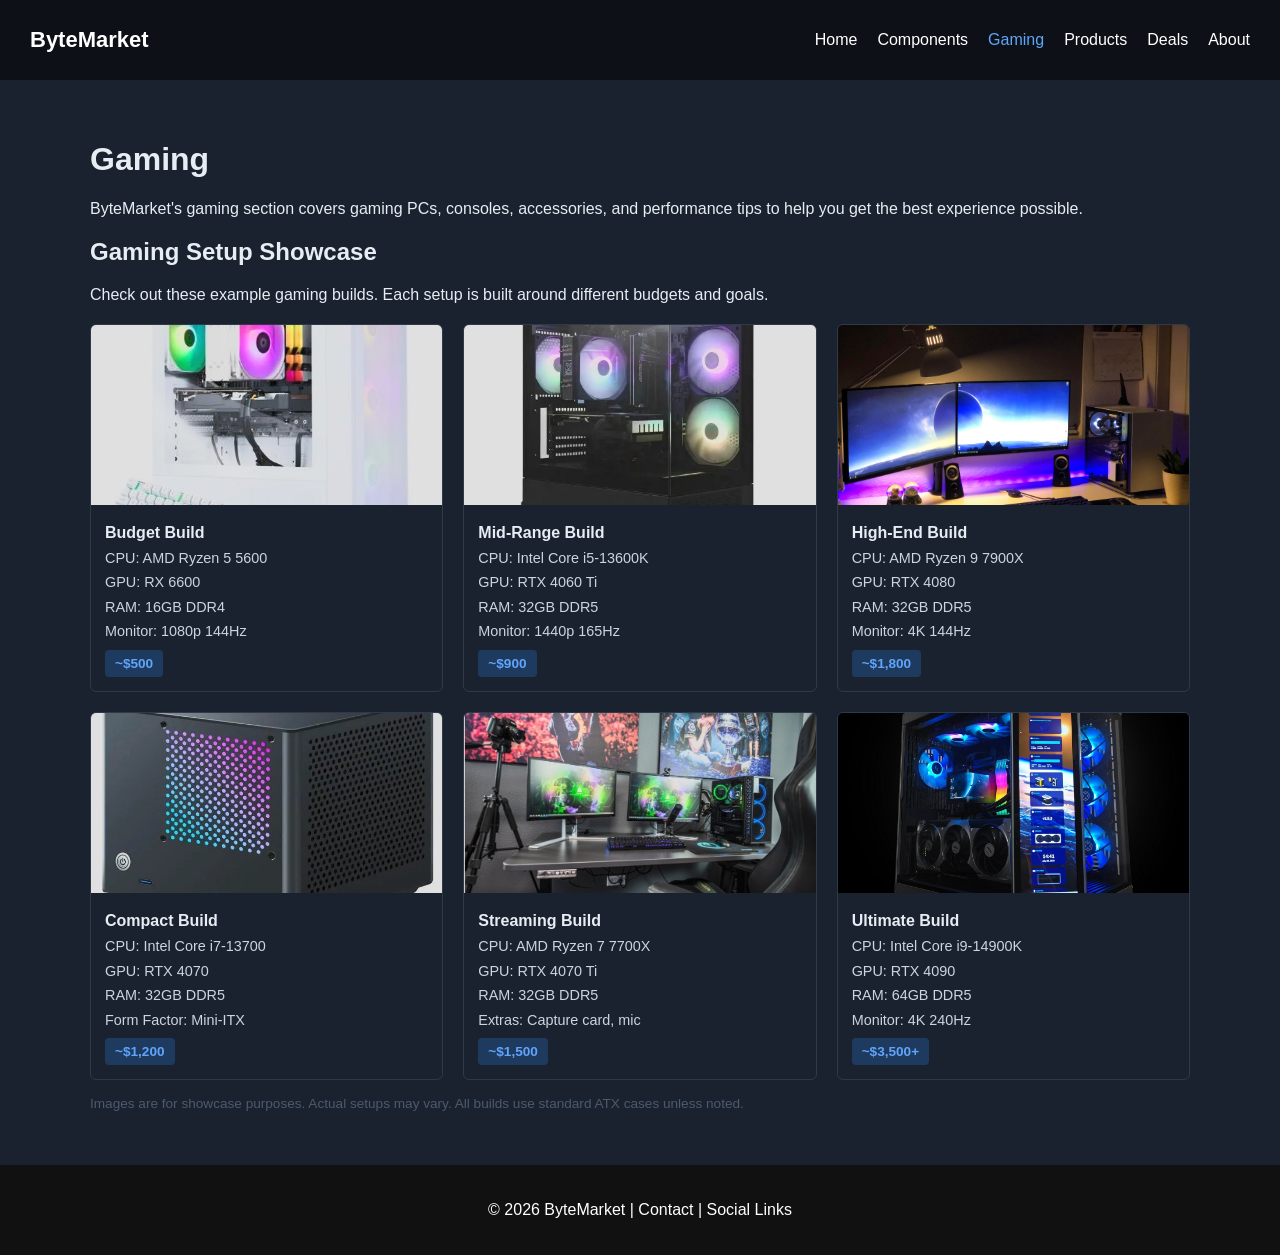
<file: gaming.html>
<!DOCTYPE html>
<html lang="en">
<head>
    <meta charset="UTF-8">
    <meta name="description" content="Browse gaming PC builds and setups at ByteMarket. From budget to ultimate builds, find the right gaming rig for your needs.">
    <title>ByteMarket | Gaming</title>
    <link rel="stylesheet" href="project.css">
</head>

<body>

<header>
    <a href="index.html" class="logo">ByteMarket</a>
    <nav>
        <ul>
            <li><a href="index.html">Home</a></li>
            <li><a href="components.html">Components</a></li>
            <li><a href="gaming.html" aria-current="page">Gaming</a></li>
            <li><a href="products.html">Products</a></li>
            <li><a href="deals.html">Deals</a></li>
            <li><a href="about.html">About</a></li>
        </ul>
    </nav>
</header>

<main class="page">
    <h1>Gaming</h1>
    <p>
        ByteMarket's gaming section covers gaming PCs, consoles,
        accessories, and performance tips to help you get the best
        experience possible.
    </p>

    <!-- gaming showcase gallery -->
    <h2>Gaming Setup Showcase</h2>
    <p>Check out these example gaming builds. Each setup is built around different budgets and goals.</p>

    <div class="gallery">

        <figure class="gallery-item">
            <img src="images/setup1.jpg" alt="Budget gaming setup with monitor and keyboard">
            <figcaption>
                <strong>Budget Build</strong><br>
                CPU: AMD Ryzen 5 5600<br>
                GPU: RX 6600<br>
                RAM: 16GB DDR4<br>
                Monitor: 1080p 144Hz<br>
                <span class="price-tag">~$500</span>
            </figcaption>
        </figure>

        <figure class="gallery-item">
            <img src="images/setup2.jpg" alt="Mid-range gaming PC with RGB lighting">
            <figcaption>
                <strong>Mid-Range Build</strong><br>
                CPU: Intel Core i5-13600K<br>
                GPU: RTX 4060 Ti<br>
                RAM: 32GB DDR5<br>
                Monitor: 1440p 165Hz<br>
                <span class="price-tag">~$900</span>
            </figcaption>
        </figure>

        <figure class="gallery-item">
            <img src="images/setup3.jpg" alt="High-end gaming setup with dual monitors">
            <figcaption>
                <strong>High-End Build</strong><br>
                CPU: AMD Ryzen 9 7900X<br>
                GPU: RTX 4080<br>
                RAM: 32GB DDR5<br>
                Monitor: 4K 144Hz<br>
                <span class="price-tag">~$1,800</span>
            </figcaption>
        </figure>

        <figure class="gallery-item">
            <img src="images/setup4.jpg" alt="Compact mini-ITX gaming build">
            <figcaption>
                <strong>Compact Build</strong><br>
                CPU: Intel Core i7-13700<br>
                GPU: RTX 4070<br>
                RAM: 32GB DDR5<br>
                Form Factor: Mini-ITX<br>
                <span class="price-tag">~$1,200</span>
            </figcaption>
        </figure>

        <figure class="gallery-item">
            <img src="images/setup5.jpg" alt="Streaming and gaming setup with capture card">
            <figcaption>
                <strong>Streaming Build</strong><br>
                CPU: AMD Ryzen 7 7700X<br>
                GPU: RTX 4070 Ti<br>
                RAM: 32GB DDR5<br>
                Extras: Capture card, mic<br>
                <span class="price-tag">~$1,500</span>
            </figcaption>
        </figure>

        <figure class="gallery-item">
            <img src="images/setup6.jpg" alt="Ultimate gaming setup">
            <figcaption>
                <strong>Ultimate Build</strong><br>
                CPU: Intel Core i9-14900K<br>
                GPU: RTX 4090<br>
                RAM: 64GB DDR5<br>
                Monitor: 4K 240Hz<br>
                <span class="price-tag">~$3,500+</span>
            </figcaption>
        </figure>

    </div>

    <p class="gallery-note">Images are for showcase purposes. Actual setups may vary. All builds use standard ATX cases unless noted.</p>

</main>

<footer>
    <p>&copy; 2026 ByteMarket | Contact | Social Links</p>
</footer>

</body>
</html>
</file>
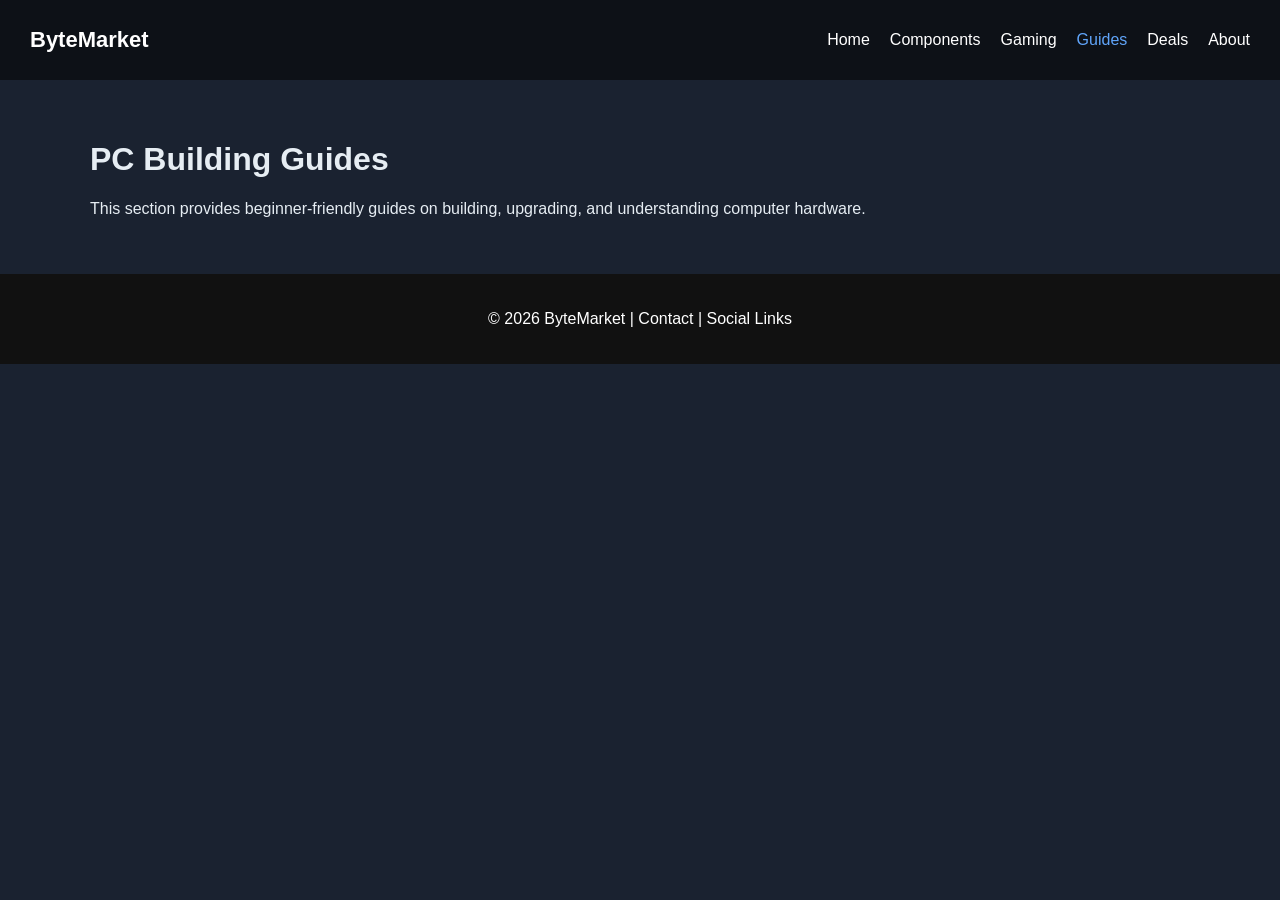
<file: guides.html>
<!DOCTYPE html>
<html lang="en">
<head>
    <meta charset="UTF-8">
    <title>ByteMarket | PC Guides</title>
    <link rel="stylesheet" href="project.css">
</head>

<body>

<header>
    <a href="index.html" class="logo">ByteMarket</a>
    <nav>
        <ul>
            <li><a href="index.html">Home</a></li>
            <li><a href="components.html">Components</a></li>
            <li><a href="gaming.html">Gaming</a></li>
            <li><a href="guides.html" aria-current="page">Guides</a></li>
            <li><a href="deals.html">Deals</a></li>
            <li><a href="about.html">About</a></li>
        </ul>
    </nav>
</header>

<main class="page">
    <h1>PC Building Guides</h1>
    <p>
        This section provides beginner-friendly guides on building,
        upgrading, and understanding computer hardware.
    </p>
</main>

<footer>
    <p>&copy; 2026 ByteMarket | Contact | Social Links</p>
</footer>

</body>
</html>
</file>
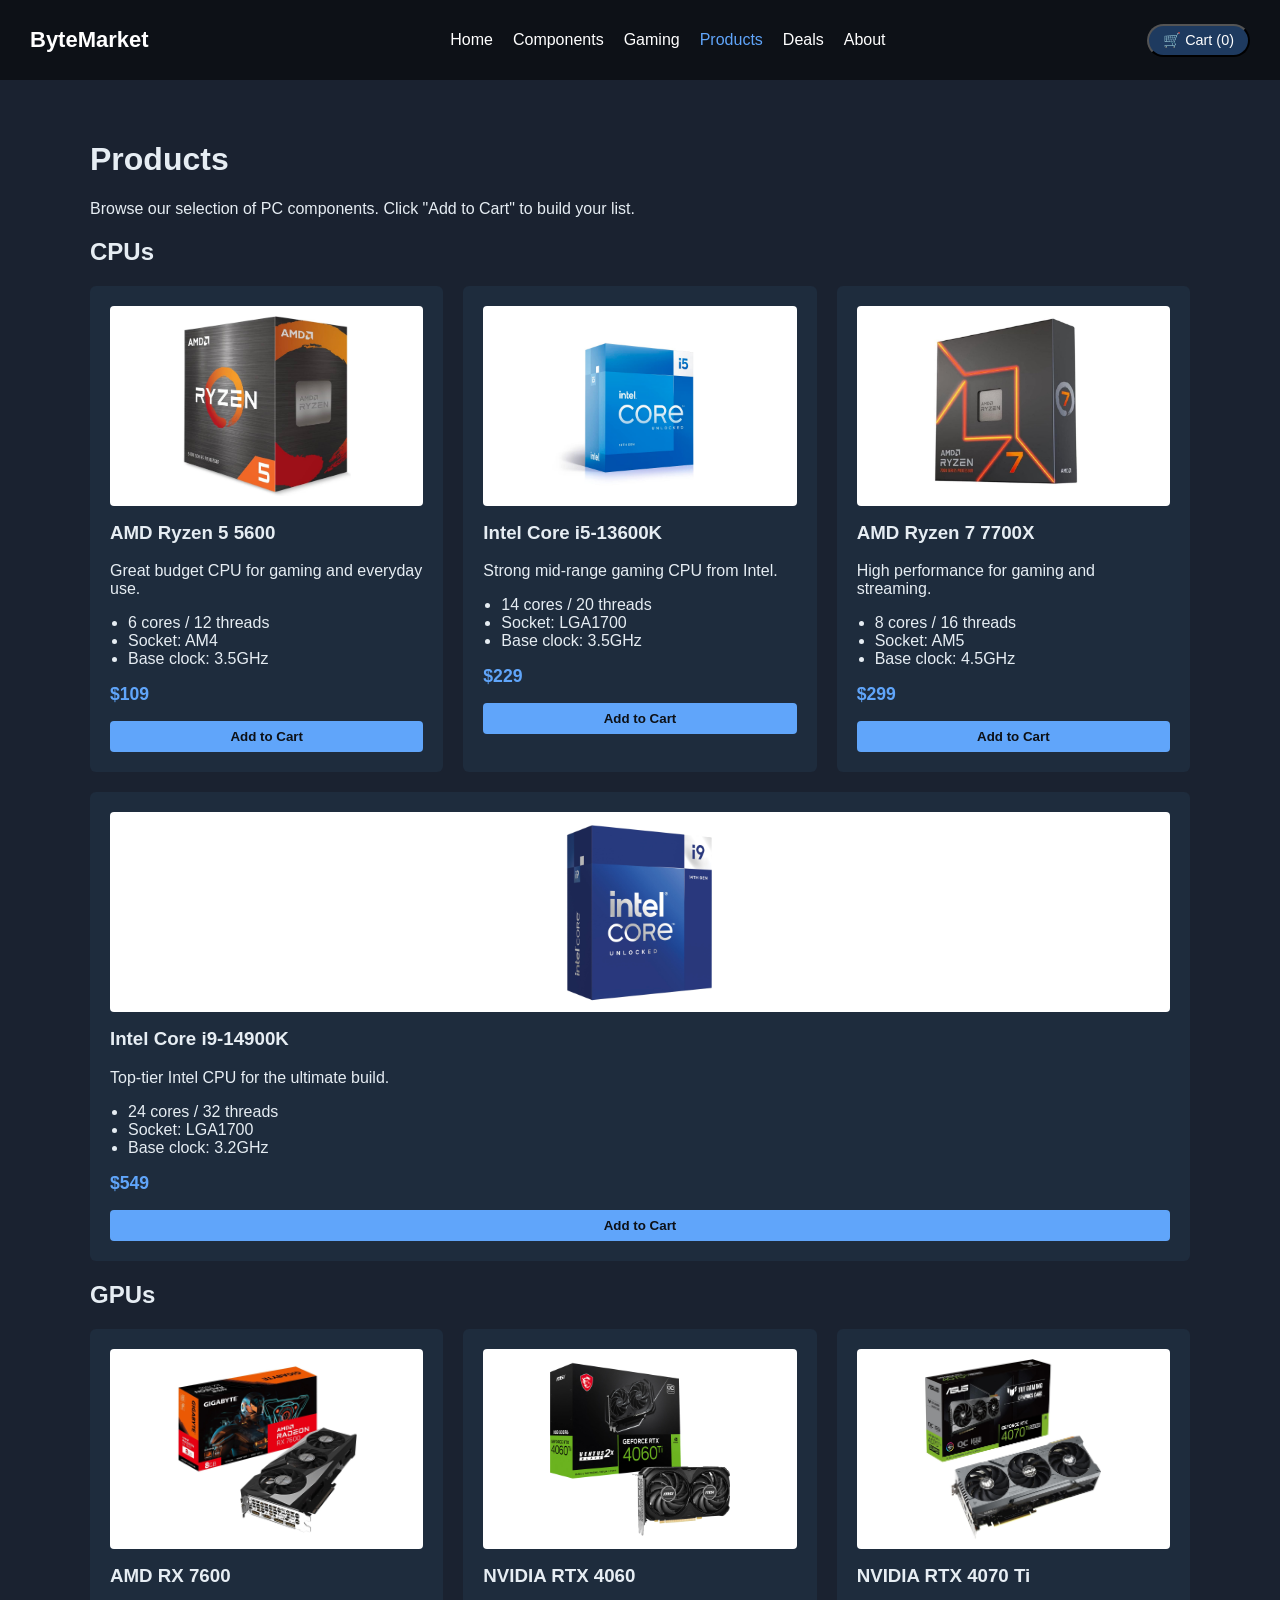
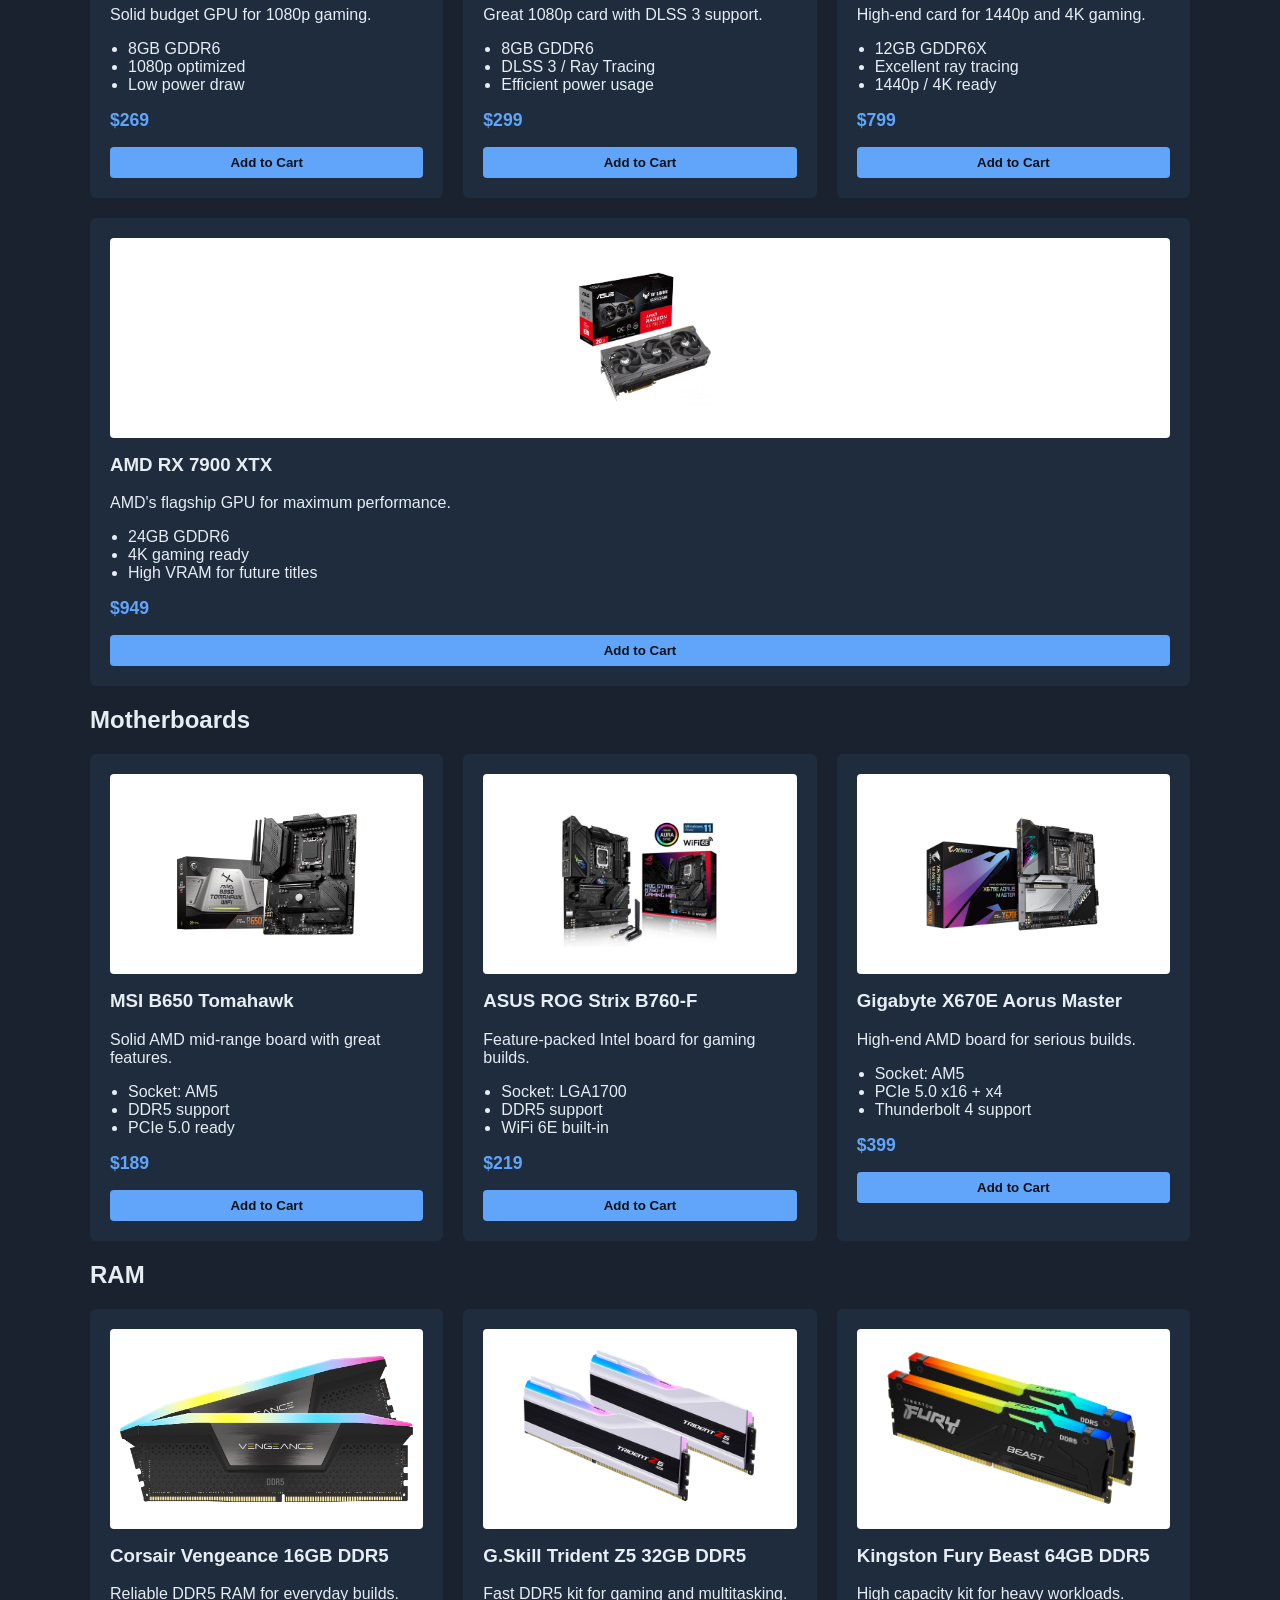
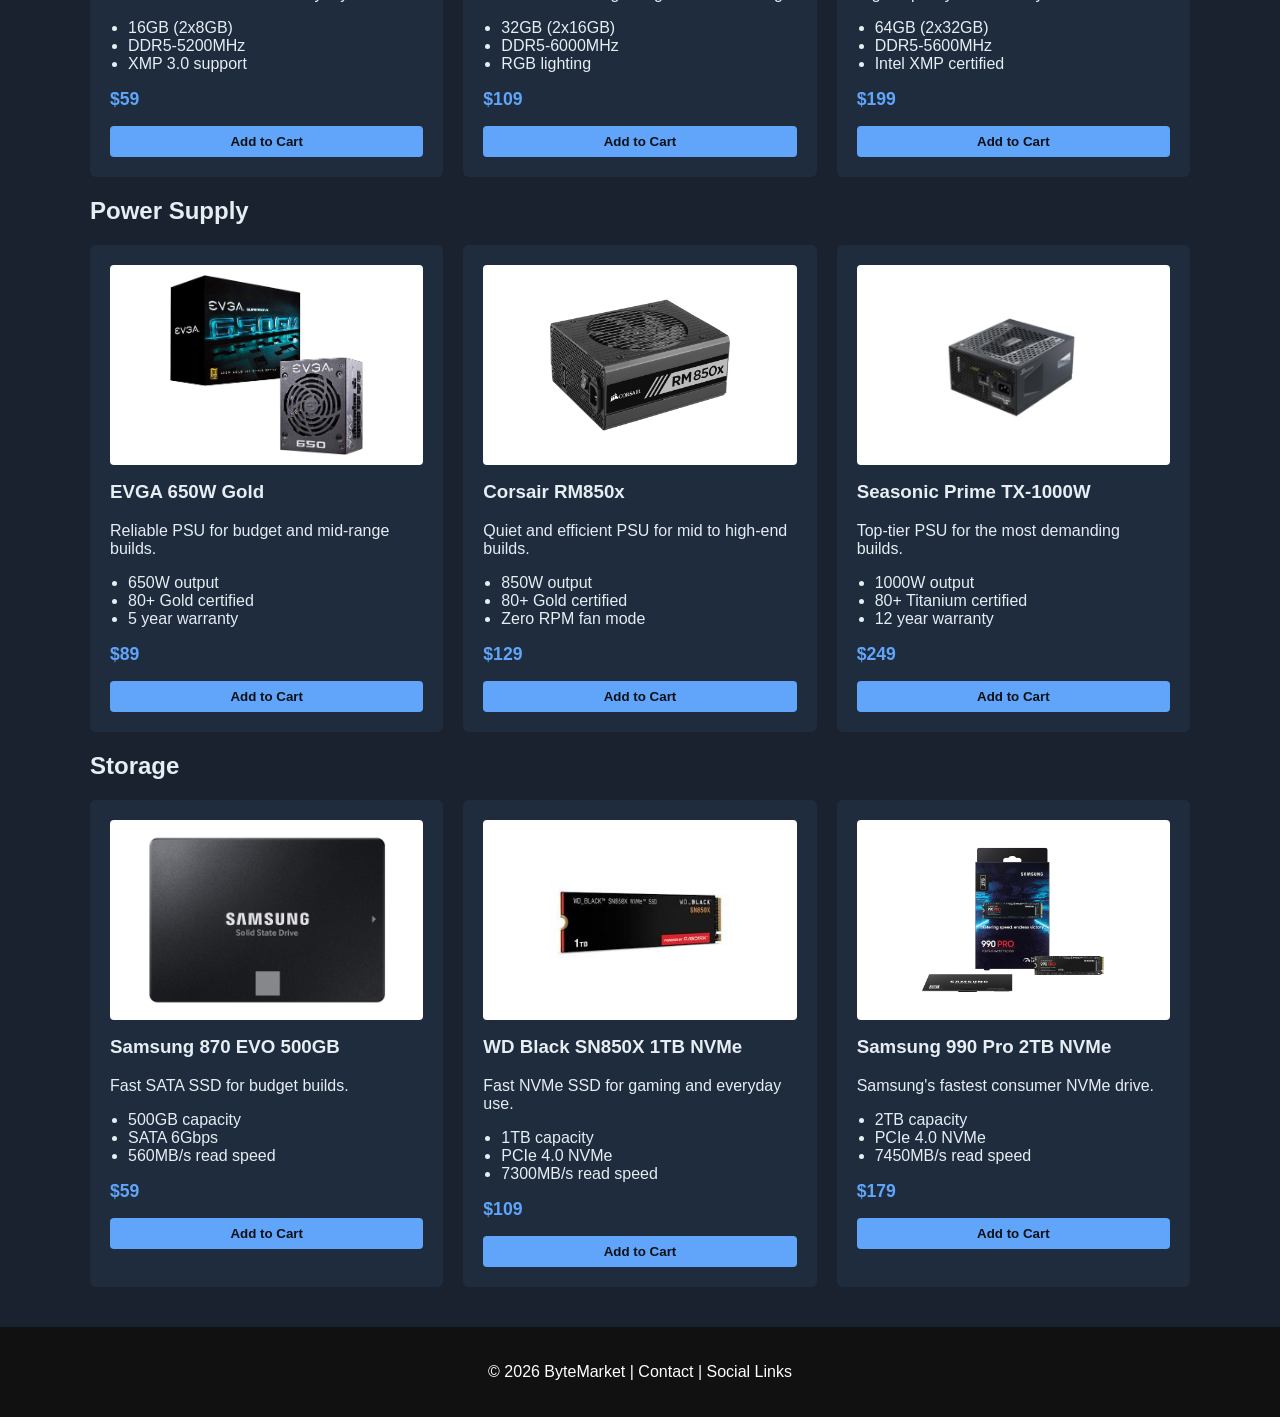
<file: products.html>
<!DOCTYPE html>
<html lang="en">
<head>
    <meta charset="UTF-8">
    <title>ByteMarket | Products</title>
    <link rel="stylesheet" href="project.css">
</head>

<body>

<header>
    <a href="index.html" class="logo">ByteMarket</a>
    <nav>
        <ul>
            <li><a href="index.html">Home</a></li>
            <li><a href="components.html">Components</a></li>
            <li><a href="gaming.html">Gaming</a></li>
            <li><a href="products.html" aria-current="page">Products</a></li>
            <li><a href="deals.html">Deals</a></li>
            <li><a href="about.html">About</a></li>
        </ul>
    </nav>
    <button class="snipcart-checkout cart-icon">&#128722; Cart (<span class="snipcart-items-count">0</span>)</button>
</header>

<main class="page">
    <h1>Products</h1>
    <p>Browse our selection of PC components. Click "Add to Cart" to build your list.</p>

    <!-- CPUs -->
    <section>
        <h2>CPUs</h2>
        <div class="grid">

            <article class="deal-card">
                <img src="images/Ryzen_5_5600.jpg" alt="AMD Ryzen 5 5600" class="product-img">
                <h3>AMD Ryzen 5 5600</h3>
                <p>Great budget CPU for gaming and everyday use.</p>
                <ul>
                    <li>6 cores / 12 threads</li>
                    <li>Socket: AM4</li>
                    <li>Base clock: 3.5GHz</li>
                </ul>
                <p class="product-price">$109</p>
                <button class="snipcart-add-item add-to-cart"
                    data-item-id="ryzen-5-5600"
                    data-item-name="AMD Ryzen 5 5600"
                    data-item-price="109"
                    data-item-url="/products.html">
                    Add to Cart
                </button>
            </article>

            <article class="deal-card">
                <img src="images/Intel_Core_i5-13600K.jpg" alt="Intel Core i5-13600K" class="product-img">
                <h3>Intel Core i5-13600K</h3>
                <p>Strong mid-range gaming CPU from Intel.</p>
                <ul>
                    <li>14 cores / 20 threads</li>
                    <li>Socket: LGA1700</li>
                    <li>Base clock: 3.5GHz</li>
                </ul>
                <p class="product-price">$229</p>
                <button class="snipcart-add-item add-to-cart"
                    data-item-id="i5-13600k"
                    data-item-name="Intel Core i5-13600K"
                    data-item-price="229"
                    data-item-url="/products.html">
                    Add to Cart
                </button>
            </article>

            <article class="deal-card">
                <img src="images/AMD_Ryzen_7_7700X.jpg" alt="AMD Ryzen 7 7700X" class="product-img">
                <h3>AMD Ryzen 7 7700X</h3>
                <p>High performance for gaming and streaming.</p>
                <ul>
                    <li>8 cores / 16 threads</li>
                    <li>Socket: AM5</li>
                    <li>Base clock: 4.5GHz</li>
                </ul>
                <p class="product-price">$299</p>
                <button class="snipcart-add-item add-to-cart"
                    data-item-id="ryzen-7-7700x"
                    data-item-name="AMD Ryzen 7 7700X"
                    data-item-price="299"
                    data-item-url="/products.html">
                    Add to Cart
                </button>
            </article>

            <article class="deal-card">
                <img src="images/Intel_Core_i9-14900K.jpg" alt="Intel Core i9-14900K" class="product-img">
                <h3>Intel Core i9-14900K</h3>
                <p>Top-tier Intel CPU for the ultimate build.</p>
                <ul>
                    <li>24 cores / 32 threads</li>
                    <li>Socket: LGA1700</li>
                    <li>Base clock: 3.2GHz</li>
                </ul>
                <p class="product-price">$549</p>
                <button class="snipcart-add-item add-to-cart"
                    data-item-id="i9-14900k"
                    data-item-name="Intel Core i9-14900K"
                    data-item-price="549"
                    data-item-url="/products.html">
                    Add to Cart
                </button>
            </article>

        </div>
    </section>

    <!-- GPUs -->
    <section>
        <h2>GPUs</h2>
        <div class="grid">

            <article class="deal-card">
                <img src="images/AMD_RX_7600.jpg" alt="AMD RX 7600" class="product-img">
                <h3>AMD RX 7600</h3>
                <p>Solid budget GPU for 1080p gaming.</p>
                <ul>
                    <li>8GB GDDR6</li>
                    <li>1080p optimized</li>
                    <li>Low power draw</li>
                </ul>
                <p class="product-price">$269</p>
                <button class="snipcart-add-item add-to-cart"
                    data-item-id="rx-7600"
                    data-item-name="AMD RX 7600"
                    data-item-price="269"
                    data-item-url="/products.html">
                    Add to Cart
                </button>
            </article>

            <article class="deal-card">
                <img src="images/NVIDIA_RTX_4060.jpg" alt="NVIDIA RTX 4060" class="product-img">
                <h3>NVIDIA RTX 4060</h3>
                <p>Great 1080p card with DLSS 3 support.</p>
                <ul>
                    <li>8GB GDDR6</li>
                    <li>DLSS 3 / Ray Tracing</li>
                    <li>Efficient power usage</li>
                </ul>
                <p class="product-price">$299</p>
                <button class="snipcart-add-item add-to-cart"
                    data-item-id="rtx-4060"
                    data-item-name="NVIDIA RTX 4060"
                    data-item-price="299"
                    data-item-url="/products.html">
                    Add to Cart
                </button>
            </article>

            <article class="deal-card">
                <img src="images/NVIDIA_RTX_4070_Ti.jpg" alt="NVIDIA RTX 4070 Ti" class="product-img">
                <h3>NVIDIA RTX 4070 Ti</h3>
                <p>High-end card for 1440p and 4K gaming.</p>
                <ul>
                    <li>12GB GDDR6X</li>
                    <li>Excellent ray tracing</li>
                    <li>1440p / 4K ready</li>
                </ul>
                <p class="product-price">$799</p>
                <button class="snipcart-add-item add-to-cart"
                    data-item-id="rtx-4070-ti"
                    data-item-name="NVIDIA RTX 4070 Ti"
                    data-item-price="799"
                    data-item-url="/products.html">
                    Add to Cart
                </button>
            </article>

            <article class="deal-card">
                <img src="images/AMD_RX_7900_XTX.jpg" alt="AMD RX 7900 XTX" class="product-img">
                <h3>AMD RX 7900 XTX</h3>
                <p>AMD's flagship GPU for maximum performance.</p>
                <ul>
                    <li>24GB GDDR6</li>
                    <li>4K gaming ready</li>
                    <li>High VRAM for future titles</li>
                </ul>
                <p class="product-price">$949</p>
                <button class="snipcart-add-item add-to-cart"
                    data-item-id="rx-7900-xtx"
                    data-item-name="AMD RX 7900 XTX"
                    data-item-price="949"
                    data-item-url="/products.html">
                    Add to Cart
                </button>
            </article>

        </div>
    </section>

    <!-- Motherboards -->
    <section>
        <h2>Motherboards</h2>
        <div class="grid">

            <article class="deal-card">
                <img src="images/MSI_B650_Tomahawk.jpg" alt="MSI B650 Tomahawk" class="product-img">
                <h3>MSI B650 Tomahawk</h3>
                <p>Solid AMD mid-range board with great features.</p>
                <ul>
                    <li>Socket: AM5</li>
                    <li>DDR5 support</li>
                    <li>PCIe 5.0 ready</li>
                </ul>
                <p class="product-price">$189</p>
                <button class="snipcart-add-item add-to-cart"
                    data-item-id="msi-b650-tomahawk"
                    data-item-name="MSI B650 Tomahawk"
                    data-item-price="189"
                    data-item-url="/products.html">
                    Add to Cart
                </button>
            </article>

            <article class="deal-card">
                <img src="images/ASUS_ROG_Strix_B760-F.jpg" alt="ASUS ROG Strix B760-F" class="product-img">
                <h3>ASUS ROG Strix B760-F</h3>
                <p>Feature-packed Intel board for gaming builds.</p>
                <ul>
                    <li>Socket: LGA1700</li>
                    <li>DDR5 support</li>
                    <li>WiFi 6E built-in</li>
                </ul>
                <p class="product-price">$219</p>
                <button class="snipcart-add-item add-to-cart"
                    data-item-id="asus-rog-b760"
                    data-item-name="ASUS ROG Strix B760-F"
                    data-item-price="219"
                    data-item-url="/products.html">
                    Add to Cart
                </button>
            </article>

            <article class="deal-card">
                <img src="images/Gigabyte_X670E_Aorus_Master.jpg" alt="Gigabyte X670E Aorus Master" class="product-img">
                <h3>Gigabyte X670E Aorus Master</h3>
                <p>High-end AMD board for serious builds.</p>
                <ul>
                    <li>Socket: AM5</li>
                    <li>PCIe 5.0 x16 + x4</li>
                    <li>Thunderbolt 4 support</li>
                </ul>
                <p class="product-price">$399</p>
                <button class="snipcart-add-item add-to-cart"
                    data-item-id="gigabyte-x670e"
                    data-item-name="Gigabyte X670E Aorus Master"
                    data-item-price="399"
                    data-item-url="/products.html">
                    Add to Cart
                </button>
            </article>

        </div>
    </section>

    <!-- RAM -->
    <section>
        <h2>RAM</h2>
        <div class="grid">

            <article class="deal-card">
                <img src="images/Corsair_Vengeance_16GB_DDR5.jpg" alt="Corsair Vengeance 16GB DDR5" class="product-img">
                <h3>Corsair Vengeance 16GB DDR5</h3>
                <p>Reliable DDR5 RAM for everyday builds.</p>
                <ul>
                    <li>16GB (2x8GB)</li>
                    <li>DDR5-5200MHz</li>
                    <li>XMP 3.0 support</li>
                </ul>
                <p class="product-price">$59</p>
                <button class="snipcart-add-item add-to-cart"
                    data-item-id="corsair-16gb-ddr5"
                    data-item-name="Corsair Vengeance 16GB DDR5"
                    data-item-price="59"
                    data-item-url="/products.html">
                    Add to Cart
                </button>
            </article>

            <article class="deal-card">
                <img src="images/G_Skill_Trident_Z5_32GB_DDR5.jpg" alt="G.Skill Trident Z5 32GB DDR5" class="product-img">
                <h3>G.Skill Trident Z5 32GB DDR5</h3>
                <p>Fast DDR5 kit for gaming and multitasking.</p>
                <ul>
                    <li>32GB (2x16GB)</li>
                    <li>DDR5-6000MHz</li>
                    <li>RGB lighting</li>
                </ul>
                <p class="product-price">$109</p>
                <button class="snipcart-add-item add-to-cart"
                    data-item-id="gskill-32gb-ddr5"
                    data-item-name="G.Skill Trident Z5 32GB DDR5"
                    data-item-price="109"
                    data-item-url="/products.html">
                    Add to Cart
                </button>
            </article>

            <article class="deal-card">
                <img src="images/Kingston_Fury_Beast_64GB_DDR5.jpg" alt="Kingston Fury Beast 64GB DDR5" class="product-img">
                <h3>Kingston Fury Beast 64GB DDR5</h3>
                <p>High capacity kit for heavy workloads.</p>
                <ul>
                    <li>64GB (2x32GB)</li>
                    <li>DDR5-5600MHz</li>
                    <li>Intel XMP certified</li>
                </ul>
                <p class="product-price">$199</p>
                <button class="snipcart-add-item add-to-cart"
                    data-item-id="kingston-64gb-ddr5"
                    data-item-name="Kingston Fury Beast 64GB DDR5"
                    data-item-price="199"
                    data-item-url="/products.html">
                    Add to Cart
                </button>
            </article>

        </div>
    </section>

    <!-- Power Supply -->
    <section>
        <h2>Power Supply</h2>
        <div class="grid">

            <article class="deal-card">
                <img src="images/EVGA_650W_Gold.jpg" alt="EVGA 650W Gold" class="product-img">
                <h3>EVGA 650W Gold</h3>
                <p>Reliable PSU for budget and mid-range builds.</p>
                <ul>
                    <li>650W output</li>
                    <li>80+ Gold certified</li>
                    <li>5 year warranty</li>
                </ul>
                <p class="product-price">$89</p>
                <button class="snipcart-add-item add-to-cart"
                    data-item-id="evga-650w"
                    data-item-name="EVGA 650W Gold"
                    data-item-price="89"
                    data-item-url="/products.html">
                    Add to Cart
                </button>
            </article>

            <article class="deal-card">
                <img src="images/Corsair_RM850x.jpg" alt="Corsair RM850x" class="product-img">
                <h3>Corsair RM850x</h3>
                <p>Quiet and efficient PSU for mid to high-end builds.</p>
                <ul>
                    <li>850W output</li>
                    <li>80+ Gold certified</li>
                    <li>Zero RPM fan mode</li>
                </ul>
                <p class="product-price">$129</p>
                <button class="snipcart-add-item add-to-cart"
                    data-item-id="corsair-rm850x"
                    data-item-name="Corsair RM850x"
                    data-item-price="129"
                    data-item-url="/products.html">
                    Add to Cart
                </button>
            </article>

            <article class="deal-card">
                <img src="images/Seasonic_Prime_TX-1000W.jpg" alt="Seasonic Prime TX-1000W" class="product-img">
                <h3>Seasonic Prime TX-1000W</h3>
                <p>Top-tier PSU for the most demanding builds.</p>
                <ul>
                    <li>1000W output</li>
                    <li>80+ Titanium certified</li>
                    <li>12 year warranty</li>
                </ul>
                <p class="product-price">$249</p>
                <button class="snipcart-add-item add-to-cart"
                    data-item-id="seasonic-1000w"
                    data-item-name="Seasonic Prime TX-1000W"
                    data-item-price="249"
                    data-item-url="/products.html">
                    Add to Cart
                </button>
            </article>

        </div>
    </section>

    <!-- Storage -->
    <section>
        <h2>Storage</h2>
        <div class="grid">

            <article class="deal-card">
                <img src="images/Samsung_870_EVO_500GB.jpg" alt="Samsung 870 EVO 500GB" class="product-img">
                <h3>Samsung 870 EVO 500GB</h3>
                <p>Fast SATA SSD for budget builds.</p>
                <ul>
                    <li>500GB capacity</li>
                    <li>SATA 6Gbps</li>
                    <li>560MB/s read speed</li>
                </ul>
                <p class="product-price">$59</p>
                <button class="snipcart-add-item add-to-cart"
                    data-item-id="samsung-870-500gb"
                    data-item-name="Samsung 870 EVO 500GB"
                    data-item-price="59"
                    data-item-url="/products.html">
                    Add to Cart
                </button>
            </article>

            <article class="deal-card">
                <img src="images/WD_Black_SN850X_1TB.jpg" alt="WD Black SN850X 1TB NVMe" class="product-img">
                <h3>WD Black SN850X 1TB NVMe</h3>
                <p>Fast NVMe SSD for gaming and everyday use.</p>
                <ul>
                    <li>1TB capacity</li>
                    <li>PCIe 4.0 NVMe</li>
                    <li>7300MB/s read speed</li>
                </ul>
                <p class="product-price">$109</p>
                <button class="snipcart-add-item add-to-cart"
                    data-item-id="wd-sn850x-1tb"
                    data-item-name="WD Black SN850X 1TB NVMe"
                    data-item-price="109"
                    data-item-url="/products.html">
                    Add to Cart
                </button>
            </article>

            <article class="deal-card">
                <img src="images/Samsung_990_Pro_2TB.jpg" alt="Samsung 990 Pro 2TB NVMe" class="product-img">
                <h3>Samsung 990 Pro 2TB NVMe</h3>
                <p>Samsung's fastest consumer NVMe drive.</p>
                <ul>
                    <li>2TB capacity</li>
                    <li>PCIe 4.0 NVMe</li>
                    <li>7450MB/s read speed</li>
                </ul>
                <p class="product-price">$179</p>
                <button class="snipcart-add-item add-to-cart"
                    data-item-id="samsung-990-2tb"
                    data-item-name="Samsung 990 Pro 2TB NVMe"
                    data-item-price="179"
                    data-item-url="/products.html">
                    Add to Cart
                </button>
            </article>

        </div>
    </section>

</main>

<footer>
    <p>&copy; 2026 ByteMarket | Contact | Social Links</p>
</footer>

<!-- Snipcart -->
<script>
    window.SnipcartSettings = {
        publicApiKey: 'MTc1NzRkOTktOWM5MS00Njk1LWJkMzUtODgyZmQ2NTE4MjkwNjM5MTI1MjgwNTcxODk3ODYz',
        loadStrategy: 'on-user-interaction',
    };

    (()=>{var c,d;(d=(c=window.SnipcartSettings).version)!=null||(c.version="3.0");var s,S;(S=(s=window.SnipcartSettings).timeoutDuration)!=null||(s.timeoutDuration=2750);var l,p;(p=(l=window.SnipcartSettings).domain)!=null||(l.domain="cdn.snipcart.com");var w,u;(u=(w=window.SnipcartSettings).protocol)!=null||(w.protocol="https");var f=window.SnipcartSettings.version.includes("v3.0.0-ci")||window.SnipcartSettings.version!="3.0"&&window.SnipcartSettings.version.localeCompare("3.4.0",void 0,{numeric:!0,sensitivity:"base"})===-1,m=["focus","mouseover","touchmove","scroll","keydown"];window.LoadSnipcart=o;document.readyState==="loading"?document.addEventListener("DOMContentLoaded",r):r();function r(){window.SnipcartSettings.loadStrategy?window.SnipcartSettings.loadStrategy==="on-user-interaction"&&(m.forEach(t=>document.addEventListener(t,o)),setTimeout(o,window.SnipcartSettings.timeoutDuration)):o()}var a=!1;function o(){if(a)return;a=!0;let t=document.getElementsByTagName("head")[0],e=document.querySelector("#snipcart"),i=document.querySelector(`src[src^="${window.SnipcartSettings.protocol}://${window.SnipcartSettings.domain}"][src$="snipcart.js"]`),n=document.querySelector(`link[href^="${window.SnipcartSettings.protocol}://${window.SnipcartSettings.domain}"][href$="snipcart.css"]`);e||(e=document.createElement("div"),e.id="snipcart",e.setAttribute("hidden","true"),document.body.appendChild(e)),v(e),i||(i=document.createElement("script"),i.src=`${window.SnipcartSettings.protocol}://${window.SnipcartSettings.domain}/themes/v${window.SnipcartSettings.version}/default/snipcart.js`,i.async=!0,t.appendChild(i)),n||(n=document.createElement("link"),n.rel="stylesheet",n.type="text/css",n.href=`${window.SnipcartSettings.protocol}://${window.SnipcartSettings.domain}/themes/v${window.SnipcartSettings.version}/default/snipcart.css`,t.prepend(n)),m.forEach(g=>document.removeEventListener(g,o))}function v(t){!f||(t.dataset.apiKey=window.SnipcartSettings.publicApiKey,window.SnipcartSettings.addProductBehavior&&(t.dataset.configAddProductBehavior=window.SnipcartSettings.addProductBehavior),window.SnipcartSettings.modalStyle&&(t.dataset.configModalStyle=window.SnipcartSettings.modalStyle),window.SnipcartSettings.currency&&(t.dataset.currency=window.SnipcartSettings.currency),window.SnipcartSettings.templatesUrl&&(t.dataset.templatesUrl=window.SnipcartSettings.templatesUrl))}})();
</script>

</body>
</html>
</file>
<file: project.css>
body {
    font-family: Arial, sans-serif;
    margin: 0;
    background-color: #1a2230;
    color: #e6edf3;
}

header {
    display: flex;
    justify-content: space-between;
    align-items: center;
    background-color: #0d1117;
    padding: 15px 30px;
}

.hero {
    text-align: center;
    padding: 80px 20px;
    background: linear-gradient(to right, #0d1117, #1f2937);
    color: white;
}

.logo {
    color: white;
    font-size: 22px;
    font-weight: bold;
}

nav ul {
    list-style: none;
    display: flex;
    gap: 20px;
}

nav a {
    color: white;
    text-decoration: none;
}

.hero {
    text-align: center;
    padding: 80px 20px;
    background-color: #222;
    color: white;
}

.featured {
    padding: 40px 20px;
    text-align: center;
}

.cards {
    display: flex;
    justify-content: center;
    gap: 20px;
}

.card {
    background-color: #1e2c3d;
    padding: 30px;
    width: 200px;
    border-radius: 5px;
}
.page {
    padding: 40px 20px;
    max-width: 1100px;
    margin: 0 auto;
}
.content-layout {
    max-width: 900px;
    margin: 0 auto;
    padding: 40px 20px;
}
.lead {
    max-width: 800px;
    line-height: 1.6;
}

.grid {
    display: flex;
    gap: 20px;
    margin-top: 15px;
    flex-wrap: wrap;
}

.deal-card {
    background-color: #1e2c3d;
    padding: 20px;
    border-radius: 6px;
    flex: 1 1 280px;
}

.deal-card h3 {
    margin-top: 0;
}

.deal-card ul {
    padding-left: 18px;
}

a.card {
    text-decoration: none;
    color: #e6edf3;
    text-align: center;
    display: block;
}
a.logo {
    text-decoration: none;
    color: white;
    transition: color 0.2s ease, letter-spacing 0.2s ease;
    display: inline-block;
}

a.logo:hover {
    color: #60a5fa;
    letter-spacing: 2px;
}
.card,
.component-card,
.deal-card {
    transition: transform 0.2s ease, box-shadow 0.2s ease;
}


.card:hover,
.component-card:hover,
.deal-card:hover {
    transform: scale(1.05);
    box-shadow: 0 8px 16px rgba(0, 0, 0, 0.08);
}


nav a {
    transition: transform 0.2s ease, color 0.2s ease;
    display: inline-block;
}

nav a:hover {
    transform: scale(1.1);
    color: #60a5fa;
}

nav a[aria-current="page"] {
    color: #60a5fa;
}
@media (max-width: 768px) {
    .page {
        padding: 25px 15px;
    }
}
footer {
    background-color: #111;
    color: white;
    text-align: center;
    padding: 20px;
}

@media (max-width: 768px) {
    .cards {
        flex-direction: column;
        align-items: center;
    }

    nav ul {
        flex-direction: column;
        gap: 10px;
    }
}


/* Visually hidden utility for screen readers */
.visually-hidden {
    position: absolute;
    width: 1px;
    height: 1px;
    padding: 0;
    margin: -1px;
    overflow: hidden;
    clip: rect(0, 0, 0, 0);
    white-space: nowrap;
    border: 0;
}

/* Wrapper enables horizontal scroll on small screens */
.table-wrapper {
    overflow-x: auto;
    border-radius: 8px;
    margin-top: 20px;
    box-shadow: 0 4px 16px rgba(0, 0, 0, 0.25);
}

/* Main table styles */
.comparison-table {
    width: 100%;
    border-collapse: collapse;
    background-color: #1a2230;
    color: #e6edf3;
    font-size: 0.95rem;
    min-width: 500px; /* prevents squishing on very small screens */
}

/* Header row */
.comparison-table thead tr {
    background-color: #0d1117;
}

.comparison-table thead th {
    padding: 14px 18px;
    text-align: left;
    font-size: 0.85rem;
    text-transform: uppercase;
    letter-spacing: 0.06em;
    color: #60a5fa;
    border-bottom: 2px solid #2d3a4a;
}

/* First column header (Component) */
.comparison-table thead th:first-child {
    width: 160px;
}

/* Row headers (th scope=row) */
.comparison-table tbody th {
    padding: 14px 18px;
    text-align: left;
    font-weight: 600;
    background-color: #111827;
    color: #cbd5e1;
    border-right: 2px solid #2d3a4a;
    white-space: nowrap;
}

/* Data cells */
.comparison-table td {
    padding: 14px 18px;
    border-bottom: 1px solid #2d3a4a;
    vertical-align: top;
    line-height: 1.5;
}

/* Alternating row background */
.comparison-table tbody tr:nth-child(even) td,
.comparison-table tbody tr:nth-child(even) th {
    background-color: #1e2c3d;
}

/* Hover highlight */
.comparison-table tbody tr:hover td,
.comparison-table tbody tr:hover th {
    background-color: #243447;
    transition: background-color 0.15s ease;
}

/* Last row — no bottom border */
.comparison-table tbody tr:last-child td,
.comparison-table tbody tr:last-child th {
    border-bottom: none;
}

/* Inline tags/badges inside cells */
.tag {
    display: inline-block;
    margin-top: 5px;
    padding: 2px 8px;
    border-radius: 4px;
    font-size: 0.75rem;
    font-weight: 600;
    background-color: #2d3a4a;
    color: #94a3b8;
}

.tag--blue {
    background-color: #1e3a5f;
    color: #60a5fa;
}

/* Responsive: collapse to single-scroll on small screens */
@media (max-width: 600px) {
    .comparison-table thead th,
    .comparison-table tbody th,
    .comparison-table td {
        padding: 10px 12px;
        font-size: 0.875rem;
    }
}

/* contact form */

.contact-form {
    max-width: 600px;
    margin-top: 20px;
}

.contact-form label {
    font-weight: bold;
    color: #cbd5e1;
    display: block;
    margin-bottom: 2px;
    margin-top: 0;
}

.contact-form fieldset label {
    font-weight: normal;
    color: #94a3b8;
    display: inline;
}

.contact-form input[type="text"],
.contact-form input[type="email"],
.contact-form textarea {
    width: 100%;
    padding: 8px;
    background-color: #1a2230;
    color: #e6edf3;
    border: 1px solid #2d3a4a;
    border-radius: 4px;
    font-size: 14px;
    box-sizing: border-box;
    margin-bottom: 10px;
}


.contact-form textarea {
    resize: vertical;
    height: 120px;
}

.contact-form fieldset {
    border: 1px solid #2d3a4a;
    padding: 16px;
    padding-top: 20px;
    margin-top: 15px;
    margin-bottom: 25px;
    background-color: #111827;
    color: #94a3b8;
}

.contact-form fieldset legend {
    font-weight: bold;
    color: #cbd5e1;
    padding: 0;
    margin-left: 8px;
    background-color: transparent;
}

/* submit button */
.btn-submit {
    background-color: #60a5fa;
    color: #0d1117;
    font-weight: bold;
    padding: 10px 20px;
    border: none;
    border-radius: 4px;
    cursor: pointer;
    margin-top: 5px;
}

.btn-submit:hover {
    background-color: #93c5fd;
}

.fieldset-title {
    font-weight: bold;
    color: #cbd5e1;
    margin: 0 0 10px 0;
}
/*   Details / Summary Widgets */

.component-details {
    background-color: #1a2230;
    border: 1px solid #2d3a4a;
    border-radius: 6px;
    margin-bottom: 12px;
    padding: 14px 18px;
}

.component-details summary {
    font-weight: bold;
    font-size: 1rem;
    color: #60a5fa;
    cursor: pointer;
    list-style: none;
}

.component-details summary::-webkit-details-marker {
    display: none;
}

.component-details summary::before {
    content: "+ ";
    color: #60a5fa;
}

.component-details[open] summary::before {
    content: "- ";
}

.component-details p,
.component-details ul {
    margin-top: 10px;
    color: #cbd5e1;
    line-height: 1.6;
}

.component-details ul {
    padding-left: 20px;
}

/*    Intel vs Ryzen Section */

.section-heading {
    margin-top: 30px;
    color: #e6edf3;
}

.brand-compare {
    display: flex;
    gap: 20px;
    flex-wrap: wrap;
    margin-top: 16px;
}

.brand-card {
    background-color: #1a2230;
    border: 1px solid #2d3a4a;
    border-radius: 6px;
    padding: 20px;
    flex: 1 1 280px;
}

.brand-card h3 {
    color: #60a5fa;
    margin-top: 10px;
}

.brand-card p,
.brand-card ul {
    color: #cbd5e1;
    line-height: 1.6;
}

.brand-card ul {
    padding-left: 20px;
    margin-top: 8px;
}

.brand-img {
    width: 100%;
    max-height: 180px;
    object-fit: cover;
    border-radius: 4px;
    background-color: #2d3a4a;
}

.brand-note {
    margin-top: 16px;
    color: #94a3b8;
    font-size: 0.9rem;
    border-left: 3px solid #60a5fa;
    padding-left: 12px;
}

/*  Gaming Gallery */

.gallery {
    display: flex;
    flex-wrap: wrap;
    gap: 20px;
    margin-top: 20px;
}

.gallery-item {
    background-color: #1a2230;
    border: 1px solid #2d3a4a;
    border-radius: 6px;
    flex: 1 1 280px;
    overflow: hidden;
    margin: 0;
}

.gallery-item img {
    width: 100%;
    height: 180px;
    object-fit: cover;
    display: block;
    background-color: #2d3a4a;
}

.gallery-item figcaption {
    padding: 14px;
    color: #cbd5e1;
    font-size: 0.9rem;
    line-height: 1.7;
}

.gallery-item figcaption strong {
    color: #e6edf3;
    font-size: 1rem;
}
.product-price {
    font-size: 1.1rem;
    font-weight: bold;
    color: #60a5fa;
    margin: 10px 0 4px 0;
}
.price-tag {
    display: inline-block;
    margin-top: 6px;
    background-color: #1e3a5f;
    color: #60a5fa;
    padding: 2px 10px;
    border-radius: 4px;
    font-weight: bold;
    font-size: 0.85rem;
}

.gallery-note {
    margin-top: 16px;
    color: #4b5a6e;
    font-size: 0.85rem;
}

@media (max-width: 768px) {
    .brand-compare,
    .gallery {
        flex-direction: column;
    }
}
/*  E-Commerce Cart */

.cart-icon {
    color: white;
    font-size: 0.9rem;
    background-color: #1e3a5f;
    padding: 6px 14px;
    border-radius: 20px;
    white-space: nowrap;
}

.add-to-cart {
    margin-top: 12px;
    background-color: #60a5fa;
    color: #0d1117;
    font-weight: bold;
    padding: 8px 16px;
    border: none;
    border-radius: 4px;
    cursor: pointer;
    width: 100%;
    transition: background-color 0.2s ease;
}

.add-to-cart:hover {
    background-color: #93c5fd;
}

/* Home Page Slideshow */
 
.slideshow-section {
    max-width: 900px;
    margin: 30px auto 0 auto;
    padding: 0 20px;
}
 
.slideshow {
    position: relative;
    width: 100%;
    overflow: hidden;
    border-radius: 8px;
}
 
.slide {
    display: none;
    animation: fadeSlide 0.6s ease;
}

.slide.active {
    display: block;
}

@keyframes fadeSlide {
    from {
        opacity: 0;
        transform: translateX(40px);
    }
    to {
        opacity: 1;
        transform: translateX(0);
    }
}
 
.slide img {
    width: 100%;
    height: 420px;
    object-fit: cover;
    display: block;
    border-radius: 8px;
}
 
/* prev/next buttons */
.slide-btn {
    position: absolute;
    top: 50%;
    transform: translateY(-50%);
    background-color: rgba(0, 0, 0, 0.5);
    color: white;
    border: none;
    padding: 12px 16px;
    cursor: pointer;
    font-size: 1.2rem;
    border-radius: 4px;
}
 
.slide-btn:hover {
    background-color: rgba(96, 165, 250, 0.7);
}
 
.prev { left: 10px; }
.next { right: 10px; }
 
.slide-dots {
    text-align: center;
    padding: 10px 0 6px 0;
}
 
.dot {
    display: inline-block;
    width: 10px;
    height: 10px;
    margin: 0 4px;
    background-color: #2d3a4a;
    border-radius: 50%;
    cursor: pointer;
}
 
.active-dot {
    background-color: #60a5fa;
}
 
@media (max-width: 768px) {
    .slide img {
        height: 220px;
    }
}
 /* recommended build section inside deal cards */
.recommended-build {
    margin-top: 14px;
    background-color: #111827;
    border: 1px solid #2d3a4a;
    border-radius: 4px;
    padding: 12px 14px;
}
 
.rec-title {
    font-weight: bold;
    color: #60a5fa;
    margin: 0 0 8px 0;
    font-size: 0.9rem;
}
 
.recommended-build ul {
    padding-left: 16px;
    margin: 0 0 8px 0;
    color: #94a3b8;
    font-size: 0.85rem;
    line-height: 1.7;
}
 
.rec-total {
    font-weight: bold;
    color: #e6edf3;
    font-size: 0.9rem;
    margin: 6px 0 0 0;
    border-top: 1px solid #2d3a4a;
    padding-top: 6px;
}
 /*  Product Images */

.product-img {
    width: 100%;
    height: 200px;
    object-fit: contain;
    background-color: #ffffff;
    border-radius: 4px;
    margin-bottom: 12px;
    padding: 10px;
    box-sizing: border-box;
}
/* hero glow */
.hero-title {
    font-size: 2.2rem;
    background: linear-gradient(to right, #ffffff, #60a5fa);
    -webkit-background-clip: text;
    -webkit-text-fill-color: transparent;
    background-clip: text;
    margin-bottom: 10px;
}
 
.hero-sub {
    color: #94a3b8;
    font-size: 1rem;
}
 
/* explore cards */
.card-icon {
    font-size: 2rem;
    margin-bottom: 10px;
}
 
.card-label {
    font-weight: bold;
    font-size: 1rem;
    color: #e6edf3;
    margin-bottom: 6px;
}
 
.card-desc {
    font-size: 0.85rem;
    color: #60a5fa;
}
 
/* stats section */
.stats-section {
    max-width: 900px;
    margin: 0 auto;
    padding: 30px 20px;
}
 
.stats-grid {
    display: flex;
    justify-content: space-around;
    flex-wrap: wrap;
    gap: 20px;
    background-color: #1a2230;
    border: 1px solid #2d3a4a;
    border-radius: 8px;
    padding: 30px 20px;
}
 
.stat-item {
    text-align: center;
}
 
.stat-number {
    font-size: 2rem;
    font-weight: bold;
    color: #60a5fa;
}
 
.stat-label {
    font-size: 0.85rem;
    color: #94a3b8;
    margin-top: 4px;
}
</file>
<file: project/project.css>
body {
    font-family: Arial, sans-serif;
    margin: 0;
    background-color: #1a2230;
    color: #e6edf3;
}

header {
    display: flex;
    justify-content: space-between;
    align-items: center;
    background-color: #0d1117;
    padding: 15px 30px;
}

.hero {
    text-align: center;
    padding: 80px 20px;
    background: linear-gradient(to right, #0d1117, #1f2937);
    color: white;
}

.logo {
    color: white;
    font-size: 22px;
    font-weight: bold;
}

nav ul {
    list-style: none;
    display: flex;
    gap: 20px;
}

nav a {
    color: white;
    text-decoration: none;
}

.hero {
    text-align: center;
    padding: 80px 20px;
    background-color: #222;
    color: white;
}

.featured {
    padding: 40px 20px;
    text-align: center;
}

.cards {
    display: flex;
    justify-content: center;
    gap: 20px;
}

.card {
    background-color: #1e2c3d;
    padding: 30px;
    width: 200px;
    border-radius: 5px;
}
.page {
    padding: 40px 20px;
    max-width: 1100px;
    margin: 0 auto;
}
.content-layout {
    max-width: 900px;
    margin: 0 auto;
    padding: 40px 20px;
}
.lead {
    max-width: 800px;
    line-height: 1.6;
}

.grid {
    display: flex;
    gap: 20px;
    margin-top: 15px;
    flex-wrap: wrap;
}

.deal-card {
    background-color: #1e2c3d;
    padding: 20px;
    border-radius: 6px;
    flex: 1 1 280px;
}

.deal-card h3 {
    margin-top: 0;
}

.deal-card ul {
    padding-left: 18px;
}

a.card {
    text-decoration: none;
    color: #e6edf3;
    text-align: center;
    display: block;
}
a.logo {
    text-decoration: none;
    color: white;
    transition: color 0.2s ease, letter-spacing 0.2s ease;
    display: inline-block;
}

a.logo:hover {
    color: #60a5fa;
    letter-spacing: 2px;
}
.card,
.component-card,
.deal-card {
    transition: transform 0.2s ease, box-shadow 0.2s ease;
}


.card:hover,
.component-card:hover,
.deal-card:hover {
    transform: scale(1.05);
    box-shadow: 0 8px 16px rgba(0, 0, 0, 0.08);
}


nav a {
    transition: transform 0.2s ease, color 0.2s ease;
    display: inline-block;
}

nav a:hover {
    transform: scale(1.1);
    color: #60a5fa;
}

nav a[aria-current="page"] {
    color: #60a5fa;
}
@media (max-width: 768px) {
    .page {
        padding: 25px 15px;
    }
}
footer {
    background-color: #111;
    color: white;
    text-align: center;
    padding: 20px;
}

@media (max-width: 768px) {
    .cards {
        flex-direction: column;
        align-items: center;
    }

    nav ul {
        flex-direction: column;
        gap: 10px;
    }
}


/* Visually hidden utility for screen readers */
.visually-hidden {
    position: absolute;
    width: 1px;
    height: 1px;
    padding: 0;
    margin: -1px;
    overflow: hidden;
    clip: rect(0, 0, 0, 0);
    white-space: nowrap;
    border: 0;
}

/* Wrapper enables horizontal scroll on small screens */
.table-wrapper {
    overflow-x: auto;
    border-radius: 8px;
    margin-top: 20px;
    box-shadow: 0 4px 16px rgba(0, 0, 0, 0.25);
}

/* Main table styles */
.comparison-table {
    width: 100%;
    border-collapse: collapse;
    background-color: #1a2230;
    color: #e6edf3;
    font-size: 0.95rem;
    min-width: 500px; /* prevents squishing on very small screens */
}

/* Header row */
.comparison-table thead tr {
    background-color: #0d1117;
}

.comparison-table thead th {
    padding: 14px 18px;
    text-align: left;
    font-size: 0.85rem;
    text-transform: uppercase;
    letter-spacing: 0.06em;
    color: #60a5fa;
    border-bottom: 2px solid #2d3a4a;
}

/* First column header (Component) */
.comparison-table thead th:first-child {
    width: 160px;
}

/* Row headers (th scope=row) */
.comparison-table tbody th {
    padding: 14px 18px;
    text-align: left;
    font-weight: 600;
    background-color: #111827;
    color: #cbd5e1;
    border-right: 2px solid #2d3a4a;
    white-space: nowrap;
}

/* Data cells */
.comparison-table td {
    padding: 14px 18px;
    border-bottom: 1px solid #2d3a4a;
    vertical-align: top;
    line-height: 1.5;
}

/* Alternating row background */
.comparison-table tbody tr:nth-child(even) td,
.comparison-table tbody tr:nth-child(even) th {
    background-color: #1e2c3d;
}

/* Hover highlight */
.comparison-table tbody tr:hover td,
.comparison-table tbody tr:hover th {
    background-color: #243447;
    transition: background-color 0.15s ease;
}

/* Last row — no bottom border */
.comparison-table tbody tr:last-child td,
.comparison-table tbody tr:last-child th {
    border-bottom: none;
}

/* Inline tags/badges inside cells */
.tag {
    display: inline-block;
    margin-top: 5px;
    padding: 2px 8px;
    border-radius: 4px;
    font-size: 0.75rem;
    font-weight: 600;
    background-color: #2d3a4a;
    color: #94a3b8;
}

.tag--blue {
    background-color: #1e3a5f;
    color: #60a5fa;
}

/* Responsive: collapse to single-scroll on small screens */
@media (max-width: 600px) {
    .comparison-table thead th,
    .comparison-table tbody th,
    .comparison-table td {
        padding: 10px 12px;
        font-size: 0.875rem;
    }
}

/* contact form */

.contact-form {
    max-width: 600px;
    margin-top: 20px;
}

.contact-form label {
    font-weight: bold;
    color: #cbd5e1;
    display: block;
    margin-bottom: 2px;
    margin-top: 0;
}

.contact-form fieldset label {
    font-weight: normal;
    color: #94a3b8;
    display: inline;
}

.contact-form input[type="text"],
.contact-form input[type="email"],
.contact-form textarea {
    width: 100%;
    padding: 8px;
    background-color: #1a2230;
    color: #e6edf3;
    border: 1px solid #2d3a4a;
    border-radius: 4px;
    font-size: 14px;
    box-sizing: border-box;
    margin-bottom: 10px;
}


.contact-form textarea {
    resize: vertical;
    height: 120px;
}

.contact-form fieldset {
    border: 1px solid #2d3a4a;
    padding: 16px;
    padding-top: 20px;
    margin-top: 15px;
    margin-bottom: 25px;
    background-color: #111827;
    color: #94a3b8;
}

.contact-form fieldset legend {
    font-weight: bold;
    color: #cbd5e1;
    padding: 0;
    margin-left: 8px;
    background-color: transparent;
}

/* submit button */
.btn-submit {
    background-color: #60a5fa;
    color: #0d1117;
    font-weight: bold;
    padding: 10px 20px;
    border: none;
    border-radius: 4px;
    cursor: pointer;
    margin-top: 5px;
}

.btn-submit:hover {
    background-color: #93c5fd;
}

.fieldset-title {
    font-weight: bold;
    color: #cbd5e1;
    margin: 0 0 10px 0;
}
/*   Details / Summary Widgets */

.component-details {
    background-color: #1a2230;
    border: 1px solid #2d3a4a;
    border-radius: 6px;
    margin-bottom: 12px;
    padding: 14px 18px;
}

.component-details summary {
    font-weight: bold;
    font-size: 1rem;
    color: #60a5fa;
    cursor: pointer;
    list-style: none;
}

.component-details summary::-webkit-details-marker {
    display: none;
}

.component-details summary::before {
    content: "+ ";
    color: #60a5fa;
}

.component-details[open] summary::before {
    content: "- ";
}

.component-details p,
.component-details ul {
    margin-top: 10px;
    color: #cbd5e1;
    line-height: 1.6;
}

.component-details ul {
    padding-left: 20px;
}

/*    Intel vs Ryzen Section */

.section-heading {
    margin-top: 30px;
    color: #e6edf3;
}

.brand-compare {
    display: flex;
    gap: 20px;
    flex-wrap: wrap;
    margin-top: 16px;
}

.brand-card {
    background-color: #1a2230;
    border: 1px solid #2d3a4a;
    border-radius: 6px;
    padding: 20px;
    flex: 1 1 280px;
}

.brand-card h3 {
    color: #60a5fa;
    margin-top: 10px;
}

.brand-card p,
.brand-card ul {
    color: #cbd5e1;
    line-height: 1.6;
}

.brand-card ul {
    padding-left: 20px;
    margin-top: 8px;
}

.brand-img {
    width: 100%;
    max-height: 180px;
    object-fit: cover;
    border-radius: 4px;
    background-color: #2d3a4a;
}

.brand-note {
    margin-top: 16px;
    color: #94a3b8;
    font-size: 0.9rem;
    border-left: 3px solid #60a5fa;
    padding-left: 12px;
}

/*  Gaming Gallery */

.gallery {
    display: flex;
    flex-wrap: wrap;
    gap: 20px;
    margin-top: 20px;
}

.gallery-item {
    background-color: #1a2230;
    border: 1px solid #2d3a4a;
    border-radius: 6px;
    flex: 1 1 280px;
    overflow: hidden;
    margin: 0;
}

.gallery-item img {
    width: 100%;
    height: 180px;
    object-fit: cover;
    display: block;
    background-color: #2d3a4a;
}

.gallery-item figcaption {
    padding: 14px;
    color: #cbd5e1;
    font-size: 0.9rem;
    line-height: 1.7;
}

.gallery-item figcaption strong {
    color: #e6edf3;
    font-size: 1rem;
}
.product-price {
    font-size: 1.1rem;
    font-weight: bold;
    color: #60a5fa;
    margin: 10px 0 4px 0;
}
.price-tag {
    display: inline-block;
    margin-top: 6px;
    background-color: #1e3a5f;
    color: #60a5fa;
    padding: 2px 10px;
    border-radius: 4px;
    font-weight: bold;
    font-size: 0.85rem;
}

.gallery-note {
    margin-top: 16px;
    color: #4b5a6e;
    font-size: 0.85rem;
}

@media (max-width: 768px) {
    .brand-compare,
    .gallery {
        flex-direction: column;
    }
}
/*  E-Commerce Cart */

.cart-icon {
    color: white;
    font-size: 0.9rem;
    background-color: #1e3a5f;
    padding: 6px 14px;
    border-radius: 20px;
    white-space: nowrap;
}

.add-to-cart {
    margin-top: 12px;
    background-color: #60a5fa;
    color: #0d1117;
    font-weight: bold;
    padding: 8px 16px;
    border: none;
    border-radius: 4px;
    cursor: pointer;
    width: 100%;
    transition: background-color 0.2s ease;
}

.add-to-cart:hover {
    background-color: #93c5fd;
}

/* Home Page Slideshow */
 
.slideshow-section {
    max-width: 900px;
    margin: 30px auto 0 auto;
    padding: 0 20px;
}
 
.slideshow {
    position: relative;
    width: 100%;
    overflow: hidden;
    border-radius: 8px;
}
 
.slide {
    display: none;
    animation: fadeSlide 0.6s ease;
}

.slide.active {
    display: block;
}

@keyframes fadeSlide {
    from {
        opacity: 0;
        transform: translateX(40px);
    }
    to {
        opacity: 1;
        transform: translateX(0);
    }
}
 
.slide img {
    width: 100%;
    height: 420px;
    object-fit: cover;
    display: block;
    border-radius: 8px;
}
 
/* prev/next buttons */
.slide-btn {
    position: absolute;
    top: 50%;
    transform: translateY(-50%);
    background-color: rgba(0, 0, 0, 0.5);
    color: white;
    border: none;
    padding: 12px 16px;
    cursor: pointer;
    font-size: 1.2rem;
    border-radius: 4px;
}
 
.slide-btn:hover {
    background-color: rgba(96, 165, 250, 0.7);
}
 
.prev { left: 10px; }
.next { right: 10px; }
 
.slide-dots {
    text-align: center;
    padding: 10px 0 6px 0;
}
 
.dot {
    display: inline-block;
    width: 10px;
    height: 10px;
    margin: 0 4px;
    background-color: #2d3a4a;
    border-radius: 50%;
    cursor: pointer;
}
 
.active-dot {
    background-color: #60a5fa;
}
 
@media (max-width: 768px) {
    .slide img {
        height: 220px;
    }
}
 /* recommended build section inside deal cards */
.recommended-build {
    margin-top: 14px;
    background-color: #111827;
    border: 1px solid #2d3a4a;
    border-radius: 4px;
    padding: 12px 14px;
}
 
.rec-title {
    font-weight: bold;
    color: #60a5fa;
    margin: 0 0 8px 0;
    font-size: 0.9rem;
}
 
.recommended-build ul {
    padding-left: 16px;
    margin: 0 0 8px 0;
    color: #94a3b8;
    font-size: 0.85rem;
    line-height: 1.7;
}
 
.rec-total {
    font-weight: bold;
    color: #e6edf3;
    font-size: 0.9rem;
    margin: 6px 0 0 0;
    border-top: 1px solid #2d3a4a;
    padding-top: 6px;
}
 /*  Product Images */

.product-img {
    width: 100%;
    height: 200px;
    object-fit: contain;
    background-color: #ffffff;
    border-radius: 4px;
    margin-bottom: 12px;
    padding: 10px;
    box-sizing: border-box;
}
</file>
